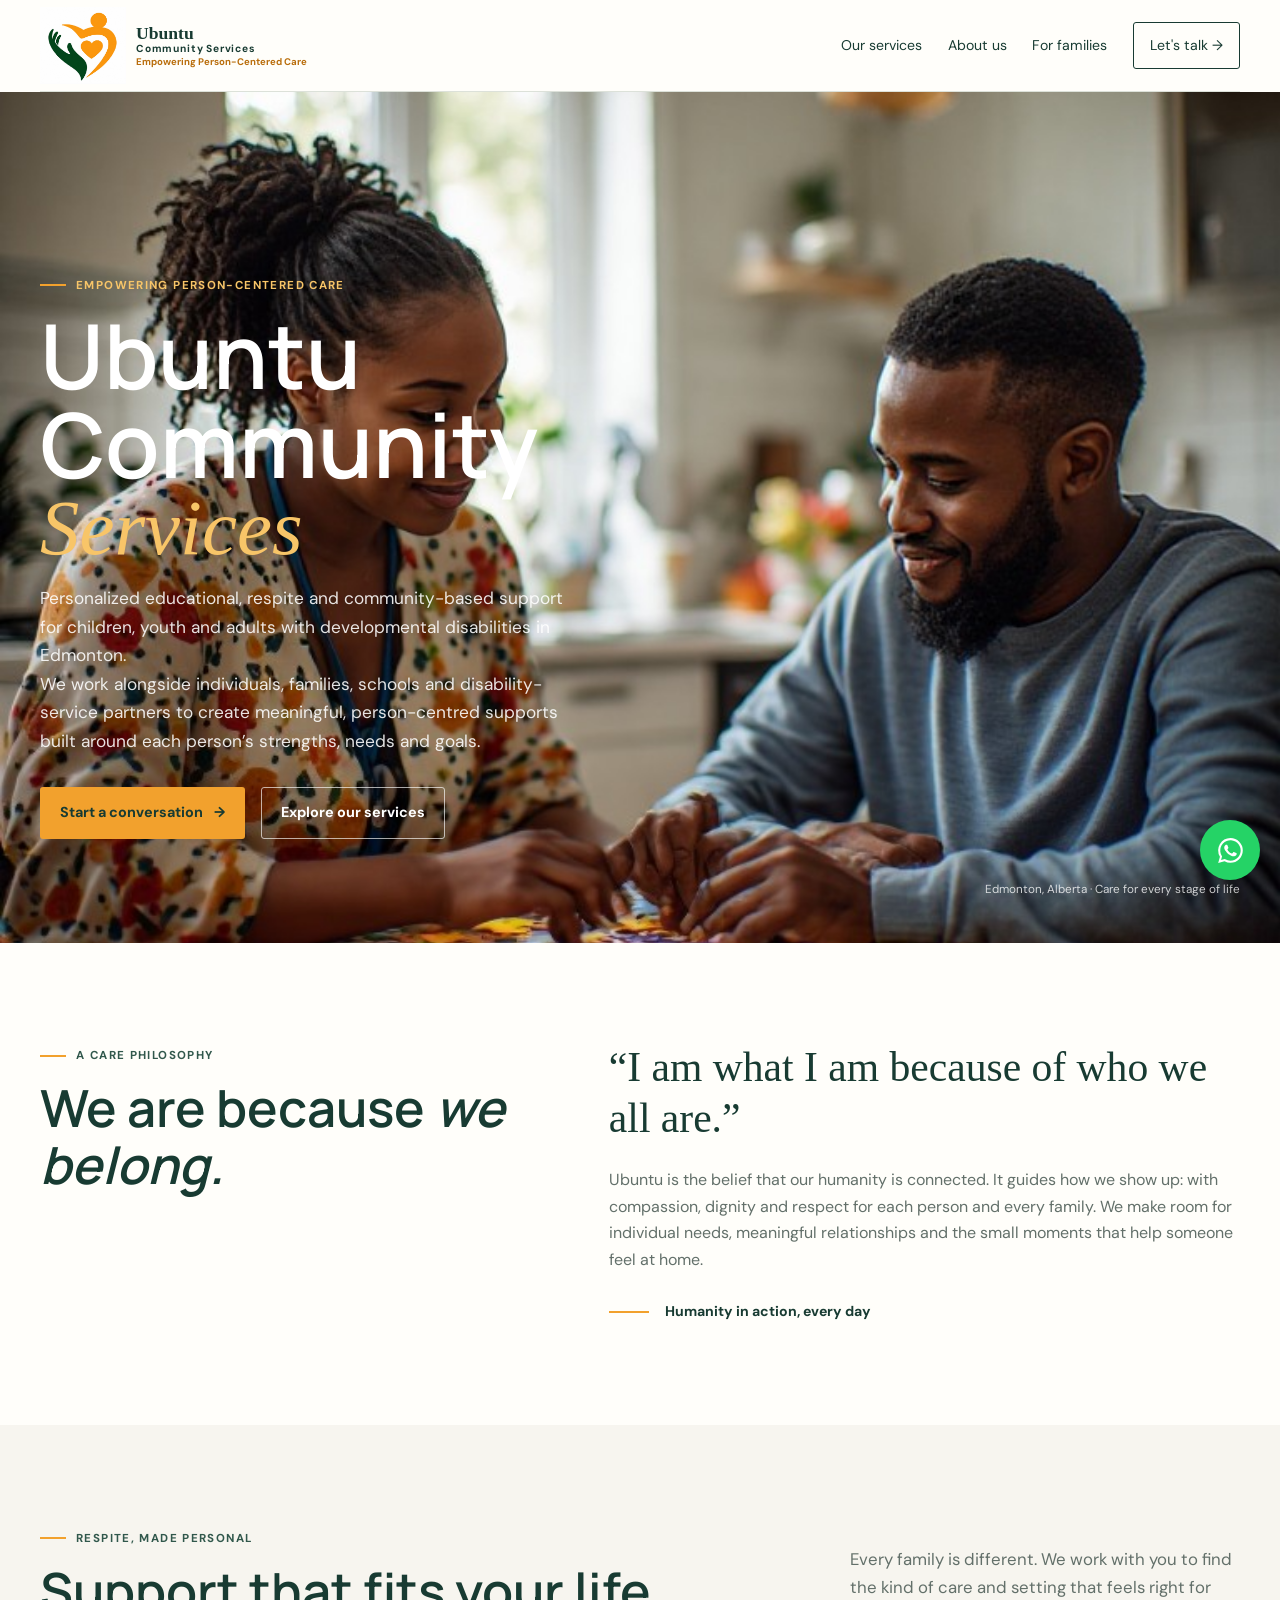
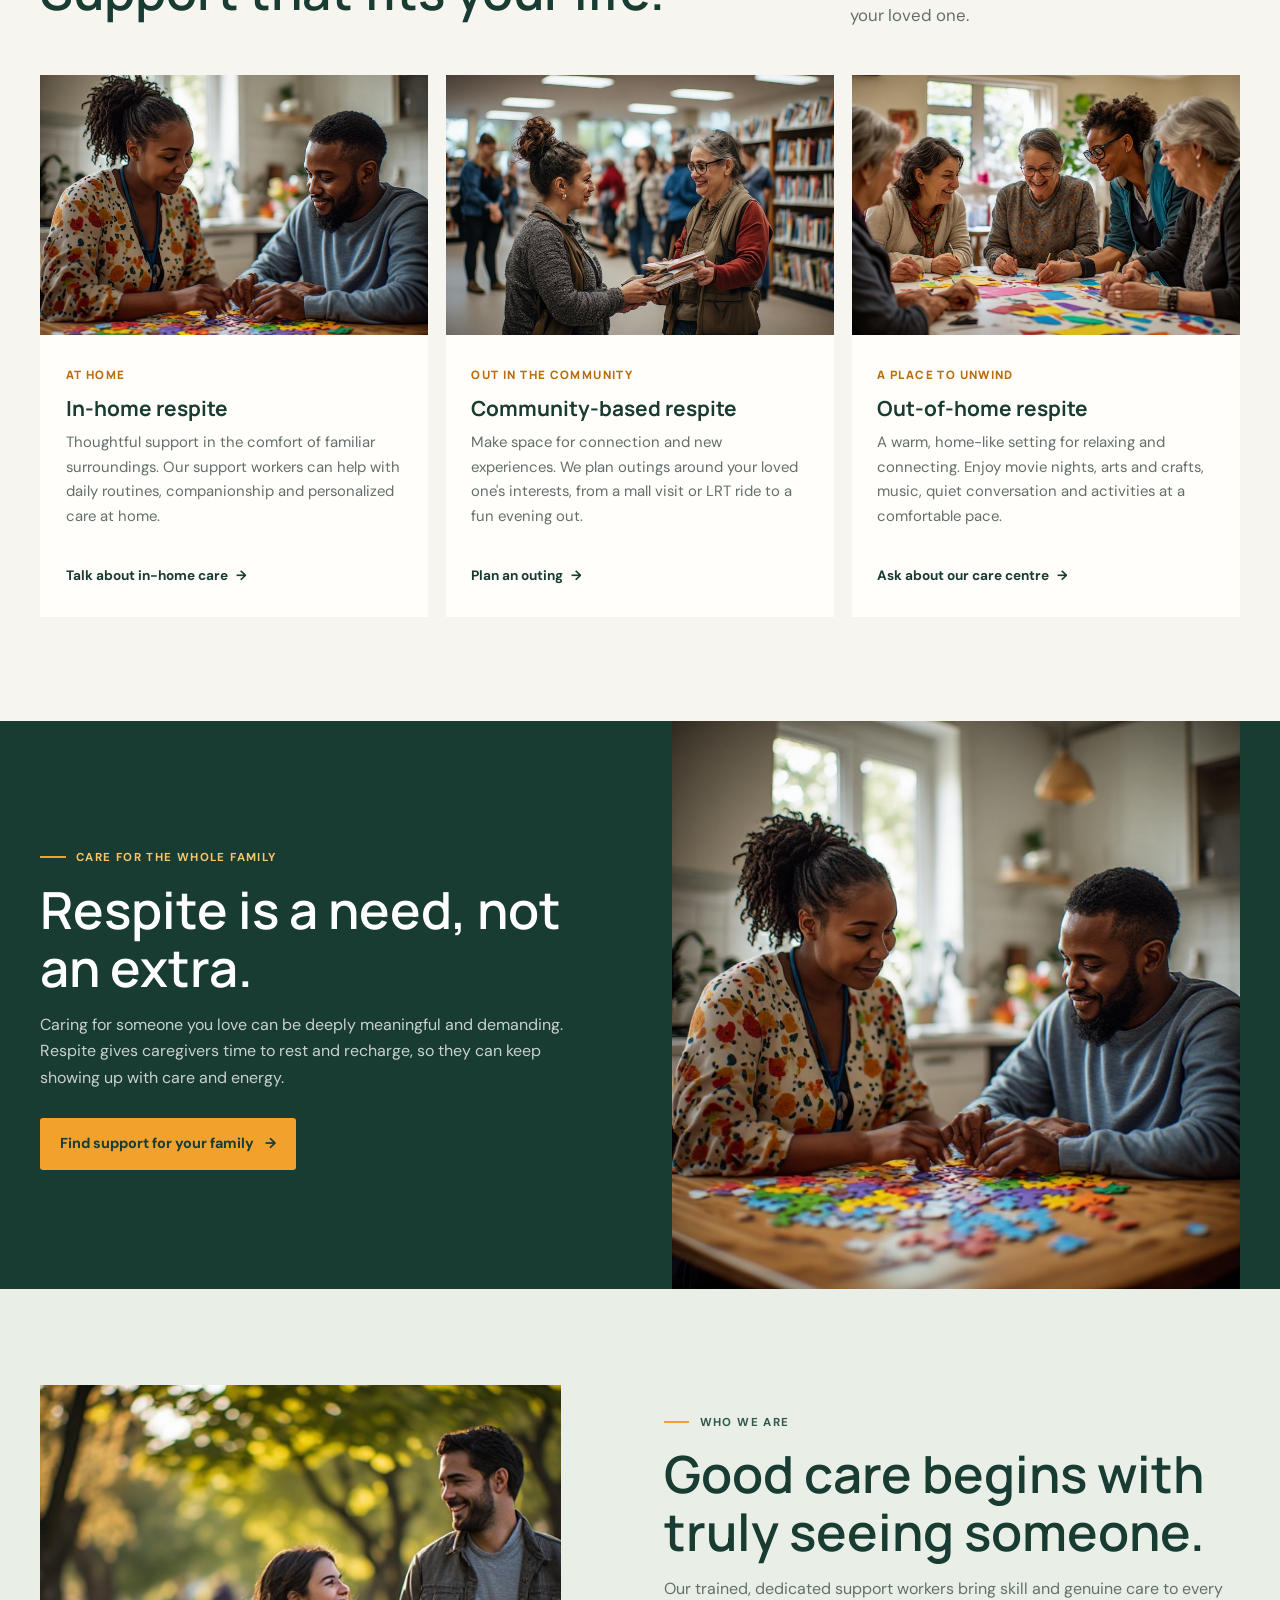
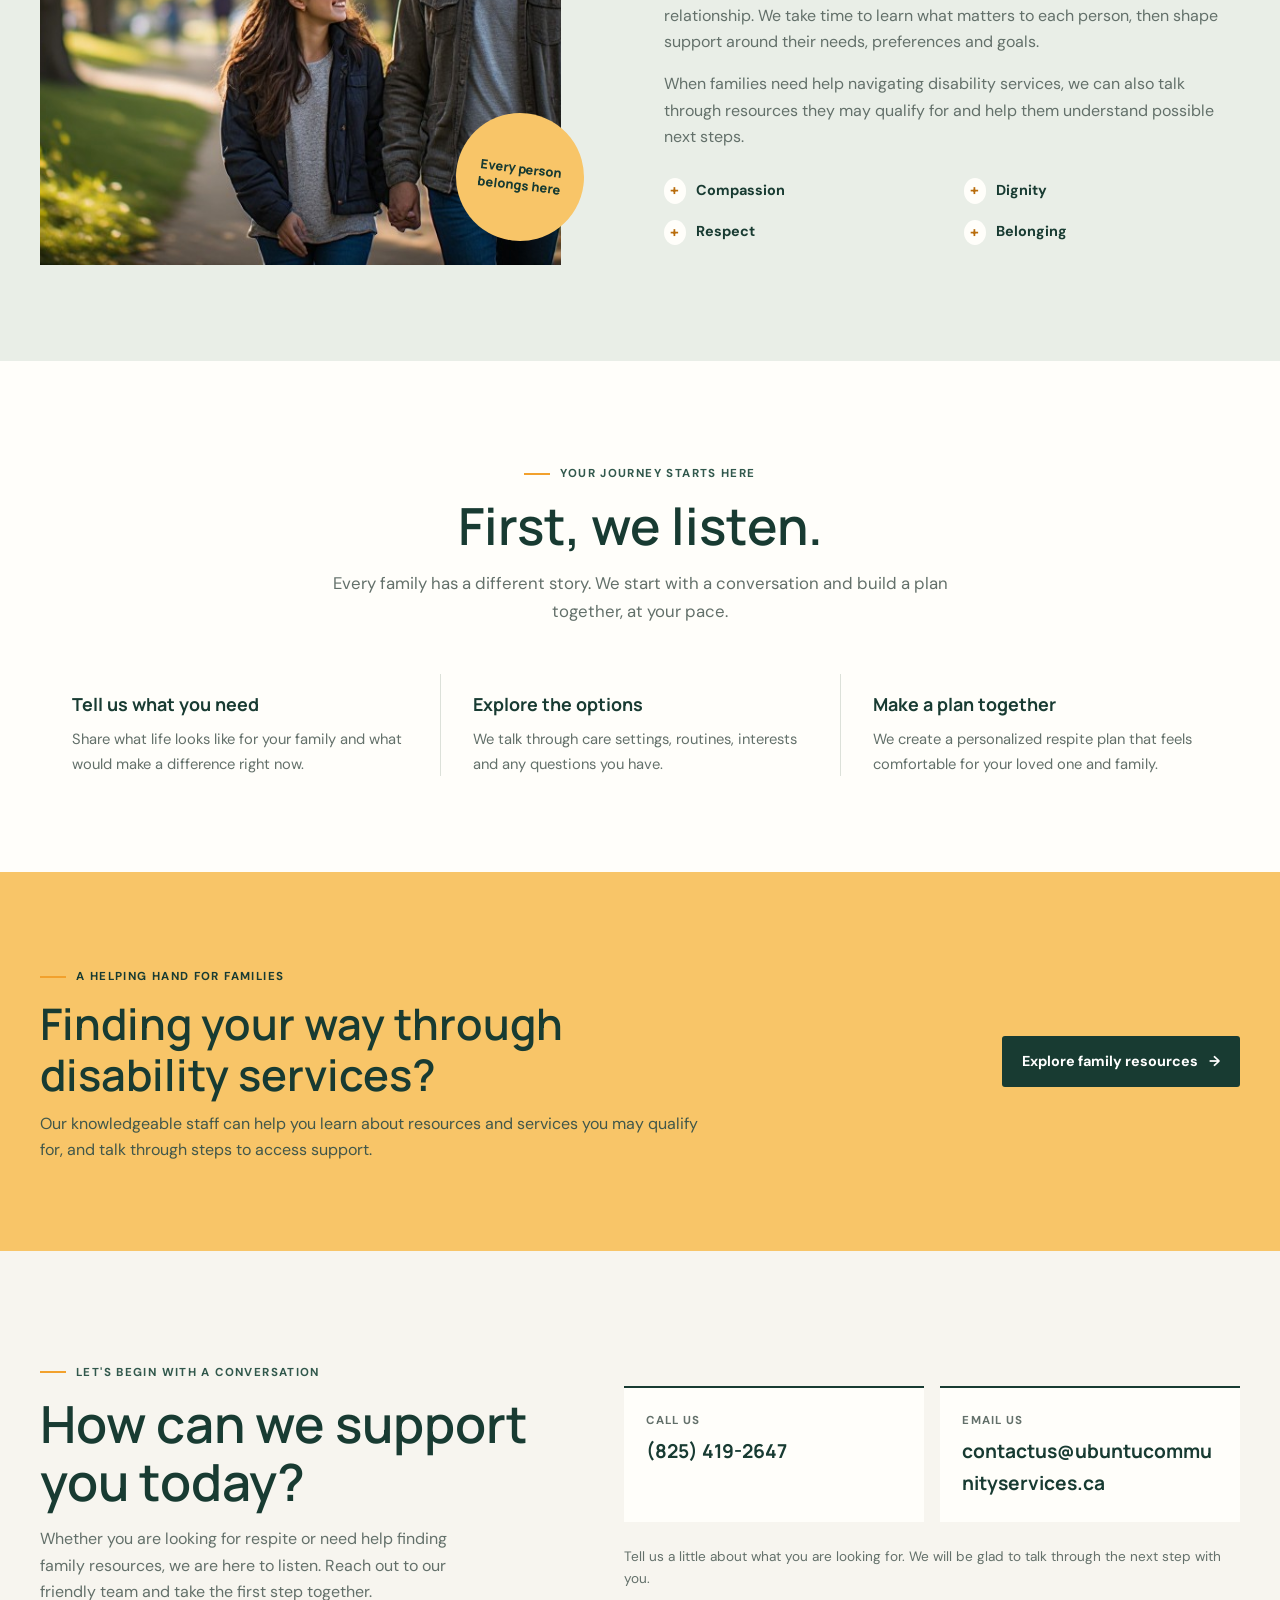
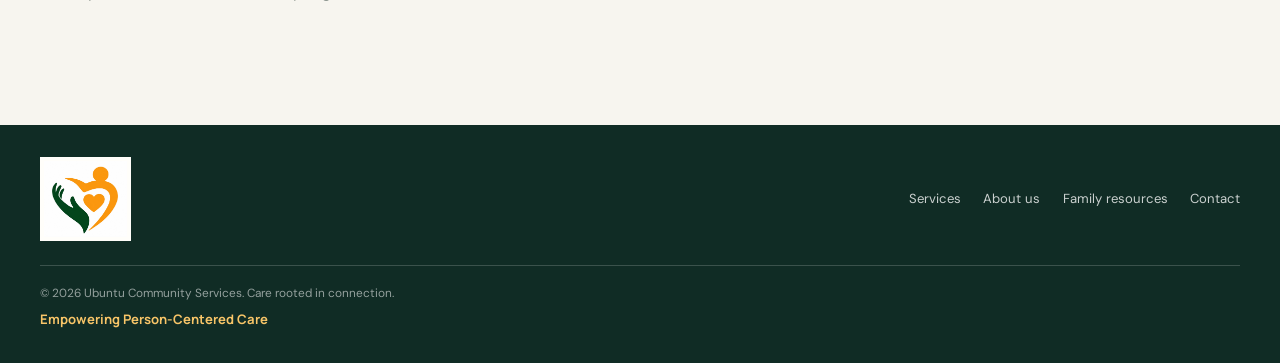
<file: index.html>
<!doctype html>
<html lang="en">
<head>
  <meta charset="utf-8">
  <meta name="viewport" content="width=device-width, initial-scale=1">
  <meta name="theme-color" content="#183b32">
  <meta name="description" content="Compassionate, personalized respite care for people with developmental disabilities and the families who support them. Edmonton, Alberta.">
  <title>Ubuntu Community Services | Humanity in Action</title>
  <link rel="preconnect" href="https://fonts.googleapis.com">
  <link rel="preconnect" href="https://fonts.gstatic.com" crossorigin>
  <link href="https://fonts.googleapis.com/css2?family=DM+Sans:wght@400;500;600;700&family=Manrope:wght@400;500;600;700;800&display=swap" rel="stylesheet">
  <style>
    :root {
      color-scheme: light;
      --forest: #183b32;
      --forest-soft: #31584c;
      --paper: #f7f5ef;
      --white: #fffefa;
      --ink: #202b26;
      --muted: #63706a;
      --line: #dce1d9;
      --coral: #f2a12d;
      --coral-dark: #b96d0b;
      --lime: #f8c568;
      --serif: Georgia, 'Times New Roman', serif;
      --sans: 'DM Sans', sans-serif;
      --display: 'Manrope', sans-serif;
    }

    *, *::before, *::after { box-sizing: border-box; }
    html { scroll-behavior: smooth; scroll-padding-top: 6rem; }
    body { margin: 0; background: var(--paper); color: var(--ink); font-family: var(--sans); font-size: 16px; line-height: 1.65; }
    img { display: block; width: 100%; }
    a { color: inherit; }
    button, a { -webkit-tap-highlight-color: transparent; }
    button { font: inherit; }
    :focus-visible { outline: 3px solid var(--coral); outline-offset: 4px; }
    .skip-link { position: fixed; z-index: 20; top: 1rem; left: 1rem; padding: .7rem 1rem; transform: translateY(-160%); background: var(--white); color: var(--forest); }
    .skip-link:focus { transform: translateY(0); }
    .wrap { width: min(1200px, calc(100% - 3rem)); margin-inline: auto; }
    .eyebrow { display: inline-flex; align-items: center; gap: .65rem; color: var(--forest-soft); font-size: .72rem; font-weight: 700; letter-spacing: .12em; text-transform: uppercase; }
    .eyebrow::before { width: 1.6rem; height: 2px; background: var(--coral); content: ''; }
    .section-title { max-width: 760px; margin: .85rem 0 1rem; color: var(--forest); font-family: var(--display); font-size: clamp(2rem, 4vw, 3.35rem); font-weight: 600; line-height: 1.12; }
    .section-intro { max-width: 640px; margin: 0; color: var(--muted); font-size: 1.05rem; }

    .site-header { position: relative; z-index: 5; background: var(--white); color: var(--forest); }
    .header-inner { display: flex; min-height: 92px; align-items: center; justify-content: space-between; gap: 2rem; border-bottom: 1px solid var(--line); }
    .brand { display: inline-flex; flex: 0 0 auto; align-items: center; gap: .65rem; color: var(--forest); text-decoration: none; }
    .brand-logo { display: block; width: auto; height: 78px; max-width: 180px; object-fit: contain; }
    .brand-copy { display: grid; gap: .1rem; line-height: 1.05; }
    .brand-copy strong { color: var(--forest); font-family: var(--serif); font-size: 1.1rem; }
    .brand-services { color: var(--forest); font-size: .64rem; font-weight: 700; letter-spacing: .08em; }
    .brand-copy small { color: var(--coral-dark); font-size: .6rem; font-weight: 700; white-space: nowrap; }
    .nav { display: flex; align-items: center; gap: clamp(1rem, 2vw, 2rem); }
    .nav a { color: var(--forest); font-size: .88rem; text-decoration: none; transition: color .2s ease; }
    .nav a:hover { color: var(--coral-dark); }
    .nav .nav-cta { padding: .68rem 1rem; border: 1px solid var(--forest); border-radius: 3px; color: var(--forest); }
    .nav .nav-cta:hover { border-color: var(--coral-dark); color: var(--coral-dark); }
    .menu-toggle { display: none; width: 44px; height: 44px; border: 1px solid var(--forest); border-radius: 3px; background: transparent; color: var(--forest); cursor: pointer; }

    .hero { position: relative; display: flex; min-height: 720px; min-height: min(820px, 100svh); align-items: flex-end; overflow: hidden; background: var(--forest); color: white; }
    .hero::before { position: absolute; inset: 0; background: linear-gradient(90deg, rgb(17 43 35 / 82%) 0%, rgb(17 43 35 / 53%) 48%, rgb(17 43 35 / 12%) 100%), linear-gradient(0deg, rgb(17 43 35 / 38%), transparent 55%); content: ''; }
    .hero-image { position: absolute; inset: 0; width: 100%; height: 100%; object-fit: cover; object-position: center 38%; }
    .hero-content { position: relative; z-index: 1; width: min(1200px, calc(100% - 3rem)); margin: 0 auto; padding: 11rem 0 6.5rem; }
    .hero .eyebrow { color: var(--lime); }
    .hero h1 { max-width: 790px; margin: 1.05rem 0 1.1rem; font-family: var(--display); font-size: clamp(3.2rem, 7vw, 6.5rem); font-weight: 600; line-height: .99; }
    .hero h1 span { display: block; color: var(--lime); font-family: var(--serif); font-size: .88em; font-weight: 400; font-style: italic; }
    .hero-copy { max-width: 525px; margin: 0; color: rgb(255 255 255 / 88%); font-size: 1.08rem; }
    .hero-actions { display: flex; flex-wrap: wrap; align-items: center; gap: 1rem; margin-top: 2rem; }
    .button { display: inline-flex; min-height: 50px; align-items: center; justify-content: center; gap: .65rem; padding: .8rem 1.2rem; border: 1px solid transparent; border-radius: 3px; font-size: .9rem; font-weight: 700; text-decoration: none; transition: background .2s ease, color .2s ease, border-color .2s ease, transform .2s ease; }
    .button:hover { transform: translateY(-2px); }
    .button-primary { background: var(--coral); color: var(--forest); }
    .button-primary:hover { background: var(--coral-dark); }
    .button-outline { border-color: rgb(255 255 255 / 65%); color: white; }
    .button-outline:hover { border-color: var(--lime); color: var(--lime); }
    .button-dark { background: var(--forest); color: white; }
    .button-dark:hover { background: var(--forest-soft); }
    .hero-note { position: absolute; right: max(1.5rem, calc((100vw - 1200px) / 2)); bottom: 2rem; z-index: 1; color: rgb(255 255 255 / 78%); font-size: .73rem; }

    .belief { padding: 6rem 0 5.5rem; background: var(--white); }
    .belief-grid { display: grid; grid-template-columns: .85fr 1.15fr; align-items: start; gap: clamp(3rem, 8vw, 8rem); }
    .belief-quote { margin: .2rem 0 0; color: var(--forest); font-family: var(--serif); font-size: clamp(1.8rem, 3.25vw, 3rem); line-height: 1.24; }
    .belief-quote em { color: var(--coral-dark); font-weight: 400; }
    .belief-copy { margin: 1.4rem 0 0; color: var(--muted); }
    .belief-copy strong { color: var(--forest); }
    .belief-aside { display: flex; align-items: center; gap: 1rem; margin-top: 1.7rem; color: var(--forest); font-size: .88rem; font-weight: 700; }
    .belief-aside::before { width: 2.5rem; height: 2px; background: var(--coral); content: ''; }

    .services { padding: 6rem 0 6.5rem; }
    .services-heading { display: flex; align-items: end; justify-content: space-between; gap: 2rem; margin-bottom: 2.5rem; }
    .services-heading .section-intro { max-width: 390px; padding-bottom: .35rem; }
    .service-grid { display: grid; grid-template-columns: repeat(3, 1fr); gap: 1.1rem; }
    .service { overflow: hidden; background: var(--white); }
    .service-image { height: 260px; object-fit: cover; }
    .service-content { padding: 1.65rem 1.6rem 1.8rem; }
    .service-number { color: var(--coral-dark); font-family: var(--display); font-size: .72rem; font-weight: 800; letter-spacing: .12em; }
    .service h3 { margin: .45rem 0 .6rem; color: var(--forest); font-family: var(--display); font-size: 1.3rem; line-height: 1.25; }
    .service p { min-height: 7.2rem; margin: 0; color: var(--muted); font-size: .93rem; }
    .service-link { display: inline-flex; align-items: center; gap: .5rem; margin-top: 1.2rem; color: var(--forest); font-size: .85rem; font-weight: 700; text-decoration: none; }
    .service-link:hover { color: var(--coral-dark); }

    .caregiver-band { position: relative; overflow: hidden; background: var(--forest); color: white; }
    .caregiver-grid { display: grid; min-height: 380px; grid-template-columns: 1fr 1fr; align-items: center; gap: 4rem; }
    .caregiver-copy { padding: 4rem 0; }
    .caregiver-copy .eyebrow { color: var(--lime); }
    .caregiver-copy h2 { max-width: 560px; margin: .9rem 0 1rem; font-family: var(--display); font-size: clamp(2rem, 4vw, 3.2rem); font-weight: 600; line-height: 1.12; }
    .caregiver-copy p { max-width: 525px; color: rgb(255 255 255 / 77%); }
    .caregiver-copy .button { margin-top: .7rem; }
    .caregiver-image { height: 100%; min-height: 380px; object-fit: cover; object-position: center; }

    .approach { padding: 6rem 0; background: #e9eee7; }
    .approach-grid { display: grid; grid-template-columns: .95fr 1.05fr; align-items: center; gap: clamp(3rem, 8vw, 7rem); }
    .approach-image-wrap { position: relative; min-height: 480px; }
    .approach-image { position: absolute; inset: 0; height: 100%; object-fit: cover; }
    .approach-stamp { position: absolute; right: -1.4rem; bottom: 1.5rem; display: grid; width: 128px; aspect-ratio: 1; place-items: center; border-radius: 50%; background: var(--lime); color: var(--forest); text-align: center; font-family: var(--display); font-size: .8rem; font-weight: 800; line-height: 1.35; transform: rotate(7deg); }
    .approach-copy > p { color: var(--muted); }
    .values-list { display: grid; grid-template-columns: 1fr 1fr; gap: 1rem 1.5rem; margin: 1.75rem 0 0; padding: 0; list-style: none; }
    .values-list li { display: flex; align-items: center; gap: .65rem; color: var(--forest); font-size: .9rem; font-weight: 700; }
    .values-list li::before { display: grid; width: 22px; aspect-ratio: 1; flex: 0 0 22px; place-items: center; border-radius: 50%; background: var(--white); color: var(--coral-dark); content: '+'; font-size: .95rem; }

    .journey { padding: 6rem 0; background: var(--white); }
    .journey-heading { max-width: 660px; margin: 0 auto 3rem; text-align: center; }
    .journey-heading .eyebrow { justify-content: center; }
    .journey-heading .section-title, .journey-heading .section-intro { margin-inline: auto; }
    .steps { display: grid; grid-template-columns: repeat(3, 1fr); }
    .step { padding: 0 2rem; border-left: 1px solid var(--line); }
    .step:first-child { border-left: 0; }
    .step-number { display: grid; width: 42px; aspect-ratio: 1; place-items: center; border-radius: 50%; background: var(--lime); color: var(--forest); font-family: var(--display); font-size: .85rem; font-weight: 800; }
    .step h3 { margin: 1rem 0 .5rem; color: var(--forest); font-family: var(--display); font-size: 1.12rem; }
    .step p { margin: 0; color: var(--muted); font-size: .92rem; }

    .resources { padding: 5.5rem 0; background: var(--lime); }
    .resources-inner { display: grid; grid-template-columns: 1fr auto; align-items: center; gap: 3rem; }
    .resources .eyebrow { color: var(--forest); }
    .resources h2 { max-width: 670px; margin: .8rem 0 .65rem; color: var(--forest); font-family: var(--display); font-size: clamp(1.9rem, 3.4vw, 2.8rem); font-weight: 600; line-height: 1.16; }
    .resources p { max-width: 680px; margin: 0; color: #41574a; }
    .resources .button { white-space: nowrap; background: var(--forest); color: white; }
    .resources .button:hover { background: var(--forest-soft); }

    .contact { padding: 6.5rem 0; background: var(--paper); }
    .contact-grid { display: grid; grid-template-columns: .9fr 1.1fr; gap: 5rem; }
    .contact-copy p { max-width: 430px; color: var(--muted); }
    .contact-copy .section-title { max-width: 530px; }
    .contact-details { display: grid; grid-template-columns: 1fr 1fr; gap: 1rem; align-content: center; }
    .contact-item { padding: 1.4rem; border-top: 2px solid var(--forest); background: var(--white); }
    .contact-item span { display: block; margin-bottom: .4rem; color: var(--muted); font-size: .72rem; font-weight: 700; letter-spacing: .1em; text-transform: uppercase; }
    .contact-item a { color: var(--forest); font-family: var(--display); font-size: clamp(1rem, 2vw, 1.2rem); font-weight: 700; text-decoration: none; overflow-wrap: anywhere; }
    .contact-item a:hover { color: var(--coral-dark); }
    .contact-note { grid-column: 1 / -1; margin: .5rem 0 0; color: var(--muted); font-size: .85rem; }

    .whatsapp-float { position: fixed; right: max(1.25rem, env(safe-area-inset-right)); bottom: max(1.25rem, env(safe-area-inset-bottom)); z-index: 10; display: grid; width: 60px; aspect-ratio: 1; place-items: center; border-radius: 50%; background: #25d366; color: #fff; box-shadow: 0 4px 16px rgb(0 0 0 / 22%); transition: transform .2s ease, background .2s ease; }
    .whatsapp-float:hover { transform: translateY(-3px); background: #1fb85a; }
    .whatsapp-float svg { width: 31px; height: 31px; }

    .footer { padding: 2rem 0; background: #102c25; color: rgb(255 255 255 / 78%); }
    .footer-inner { display: flex; align-items: center; justify-content: space-between; gap: 2rem; }
    .footer .brand-logo { height: 84px; max-width: 150px; padding: 4px; background: var(--white); object-fit: contain; }
    .footer-links { display: flex; flex-wrap: wrap; gap: 1.4rem; }
    .footer-links a { color: rgb(255 255 255 / 78%); font-size: .82rem; text-decoration: none; }
    .footer-links a:hover { color: var(--lime); }
    .invite-code { color: rgb(255 255 255 / 60%); font-size: .78rem; }
    .invite-code strong { color: var(--lime); font-weight: 700; }
    .copyright { margin: 1.5rem 0 0; padding-top: 1.1rem; border-top: 1px solid rgb(255 255 255 / 18%); color: rgb(255 255 255 / 55%); font-size: .74rem; }
    .footer-slogan { margin: .35rem 0 0; color: var(--lime); font-family: var(--display); font-size: .82rem; font-weight: 700; }

    @media (max-width: 850px) {
      .header-inner { min-height: 76px; gap: .7rem; }
      .brand-logo { height: 56px; max-width: 64px; }
      .brand-copy { max-width: 145px; }
      .brand-copy strong { font-size: .9rem; }
      .brand-services { font-size: .56rem; }
      .brand-copy small { font-size: .52rem; }
      .menu-toggle { display: inline-grid; place-items: center; }
      .nav { position: absolute; top: 76px; right: 1.5rem; left: 1.5rem; display: none; align-items: stretch; gap: 0; padding: .5rem 1rem; background: var(--forest); box-shadow: 0 14px 25px rgb(0 0 0 / 20%); }
      .nav.is-open { display: flex; flex-direction: column; }
      .nav a { padding: .85rem .35rem; border-bottom: 1px solid rgb(255 255 255 / 14%); color: rgb(255 255 255 / 90%); }
      .nav .nav-cta { margin: .7rem 0; border-color: rgb(255 255 255 / 60%); color: var(--white); text-align: center; }
      .hero { min-height: 690px; min-height: min(780px, 92svh); }
      .hero::before { background: linear-gradient(90deg, rgb(17 43 35 / 78%) 0%, rgb(17 43 35 / 40%) 100%), linear-gradient(0deg, rgb(17 43 35 / 46%), transparent 68%); }
      .belief-grid, .approach-grid, .contact-grid { grid-template-columns: 1fr; gap: 2.5rem; }
      .belief { padding: 4.5rem 0; }
      .service-image { height: 210px; }
      .service-content { padding: 1.25rem; }
      .service p { min-height: 9rem; }
      .caregiver-grid { gap: 2.5rem; }
      .approach-image-wrap { min-height: 420px; margin-right: 1rem; }
      .resources-inner { grid-template-columns: 1fr; gap: 1.5rem; }
      .resources .button { justify-self: start; }
      .contact-grid { gap: 1.2rem; }
    }
    @media (max-width: 620px) {
      .wrap, .hero-content { width: min(100% - 2rem, 1200px); }
      .hero { min-height: 700px; min-height: min(760px, 92svh); }
      .hero-image { object-position: 58% center; }
      .hero-content { padding: 9rem 0 6.5rem; }
      .hero h1 { font-size: clamp(3.1rem, 15vw, 5rem); }
      .hero-copy { max-width: 420px; font-size: 1rem; }
      .hero-note { right: 1rem; bottom: 1rem; max-width: 45%; text-align: right; }
      .services, .approach, .journey, .contact { padding: 4.5rem 0; }
      .services-heading { display: block; margin-bottom: 1.75rem; }
      .services-heading .section-intro { margin-top: .75rem; }
      .service-grid { grid-template-columns: 1fr; gap: 1rem; }
      .service { display: grid; grid-template-columns: 38% 1fr; }
      .service-image { height: 100%; min-height: 250px; }
      .service-content { padding: 1.15rem; }
      .service p { min-height: 0; font-size: .88rem; }
      .service-link { margin-top: .8rem; }
      .caregiver-grid { grid-template-columns: 1fr; gap: 0; }
      .caregiver-copy { padding: 4rem 0 2.5rem; }
      .caregiver-image { min-height: 260px; max-height: 340px; }
      .approach-image-wrap { min-height: 340px; }
      .approach-stamp { right: -.65rem; width: 104px; font-size: .7rem; }
      .values-list { gap: .85rem; }
      .steps { grid-template-columns: 1fr; gap: 1.5rem; }
      .step { display: block; grid-template-columns: 42px 1fr; column-gap: 1rem; padding: 0; border: 0; }
      .step-number { grid-row: span 2; }
      .step h3 { margin: .1rem 0 .3rem; }
      .step p { grid-column: 2; }
      .journey-heading { margin-bottom: 2rem; text-align: left; }
      .journey-heading .eyebrow { justify-content: flex-start; }
      .journey-heading .section-title, .journey-heading .section-intro { margin-inline: 0; }
      .resources { padding: 4rem 0; }
      .contact-details { grid-template-columns: 1fr; }
      .contact-note { grid-column: auto; }
      .footer-inner { align-items: flex-start; flex-direction: column; gap: 1.25rem; }
      .footer-links { gap: .8rem 1.1rem; }
    }
    @media (max-width: 390px) {
      .service { grid-template-columns: 1fr; }
      .service-image { height: 190px; min-height: 0; }
      .hero-actions { align-items: stretch; flex-direction: column; }
      .hero-actions .button { width: 100%; }
    }
    @media (prefers-reduced-motion: reduce) {
      *, *::before, *::after { scroll-behavior: auto !important; animation-duration: .01ms !important; animation-iteration-count: 1 !important; transition-duration: .01ms !important; }
    }
  </style>
</head>
<body>
  <a class="skip-link" href="#main">Skip to content</a>
  <header class="site-header">
    <div class="wrap header-inner">
      <a class="brand" href="#top" aria-label="Ubuntu Community Services home">
        <img class="brand-logo" src="logologo.jpeg" alt="">
        <span class="brand-copy"><strong>Ubuntu</strong><span class="brand-services">Community Services</span><small>Empowering Person-Centered Care</small></span>
      </a>
      <button class="menu-toggle" type="button" aria-expanded="false" aria-controls="primary-nav" aria-label="Open navigation menu">
        <svg width="20" height="20" viewBox="0 0 20 20" fill="none" aria-hidden="true"><path d="M3 5h14M3 10h14M3 15h14" stroke="currentColor" stroke-width="1.7" stroke-linecap="round"/></svg>
      </button>
      <nav class="nav" id="primary-nav" aria-label="Main navigation">
        <a href="services.html">Our services</a>
        <a href="about.html">About us</a>
        <a href="families.html">For families</a>
        <a class="nav-cta" href="contact.html">Let's talk <span aria-hidden="true">&rarr;</span></a>
      </nav>
    </div>
  </header>

  <main id="main">
    <section class="hero" id="top" aria-labelledby="hero-title">
      <img class="hero-image" src="images/ai-home.jpg" alt="A support worker and an adult working on a puzzle together at home" fetchpriority="high">
      <div class="hero-content">
        <span class="eyebrow">Empowering Person-Centered Care</span>
        <h1 id="hero-title">Ubuntu Community <span>Services</span></h1>
        <p class="hero-copy">Personalized educational, respite and community-based support for children, youth and adults with developmental disabilities in Edmonton.</p>
        <p class="hero-copy">We work alongside individuals, families, schools and disability-service partners to create meaningful, person-centred supports built around each person’s strengths, needs and goals.</p>
        <div class="hero-actions">
          <a class="button button-primary" href="contact.html">Start a conversation <span aria-hidden="true">&rarr;</span></a>
          <a class="button button-outline" href="services.html">Explore our services</a>
        </div>
      </div>
      <p class="hero-note">Edmonton, Alberta &middot; Care for every stage of life</p>
    </section>

    <section class="belief" aria-labelledby="belief-title">
      <div class="wrap belief-grid">
        <div>
          <span class="eyebrow">A care philosophy</span>
          <h2 class="section-title" id="belief-title">We are because <em>we belong.</em></h2>
        </div>
        <div>
          <p class="belief-quote">“I am what I am because of who we all are.”</p>
          <p class="belief-copy">Ubuntu is the belief that our humanity is connected. It guides how we show up: with compassion, dignity and respect for each person and every family. We make room for individual needs, meaningful relationships and the small moments that help someone feel at home.</p>
          <p class="belief-aside">Humanity in action, every day</p>
        </div>
      </div>
    </section>

    <section class="services" id="services" aria-labelledby="services-title">
      <div class="wrap">
        <div class="services-heading">
          <div>
            <span class="eyebrow">Respite, made personal</span>
            <h2 class="section-title" id="services-title">Support that fits your life.</h2>
          </div>
          <p class="section-intro">Every family is different. We work with you to find the kind of care and setting that feels right for your loved one.</p>
        </div>
        <div class="service-grid">
          <article class="service">
            <img class="service-image" src="images/ai-home.jpg" alt="A support worker and an adult working on a puzzle together at home" loading="lazy">
            <div class="service-content">
              <span class="service-number">AT HOME</span>
              <h3>In-home respite</h3>
              <p>Thoughtful support in the comfort of familiar surroundings. Our support workers can help with daily routines, companionship and personalized care at home.</p>
              <a class="service-link" href="contact.html">Talk about in-home care <span aria-hidden="true">&rarr;</span></a>
            </div>
          </article>
          <article class="service">
            <img class="service-image" src="images/ai-community-1.jpg" alt="A support worker and an adult sharing a community outing at a library" loading="lazy">
            <div class="service-content">
              <span class="service-number">OUT IN THE COMMUNITY</span>
              <h3>Community-based respite</h3>
              <p>Make space for connection and new experiences. We plan outings around your loved one's interests, from a mall visit or LRT ride to a fun evening out.</p>
              <a class="service-link" href="contact.html">Plan an outing <span aria-hidden="true">&rarr;</span></a>
            </div>
          </article>
          <article class="service">
            <img class="service-image" src="images/ai-centre-1.jpg" alt="Adults and support workers taking part in an art activity together" loading="lazy">
            <div class="service-content">
              <span class="service-number">A PLACE TO UNWIND</span>
              <h3>Out-of-home respite</h3>
              <p>A warm, home-like setting for relaxing and connecting. Enjoy movie nights, arts and crafts, music, quiet conversation and activities at a comfortable pace.</p>
              <a class="service-link" href="contact.html">Ask about our care centre <span aria-hidden="true">&rarr;</span></a>
            </div>
          </article>
        </div>
      </div>
    </section>

    <section class="caregiver-band" aria-labelledby="caregiver-title">
      <div class="wrap caregiver-grid">
        <div class="caregiver-copy">
          <span class="eyebrow">Care for the whole family</span>
          <h2 id="caregiver-title">Respite is a need, not an extra.</h2>
          <p>Caring for someone you love can be deeply meaningful and demanding. Respite gives caregivers time to rest and recharge, so they can keep showing up with care and energy.</p>
          <a class="button button-primary" href="families.html">Find support for your family <span aria-hidden="true">&rarr;</span></a>
        </div>
        <img class="caregiver-image" src="images/ai-home.jpg" alt="A support worker and an adult working on a puzzle together at home" loading="lazy">
      </div>
    </section>

    <section class="approach" id="approach" aria-labelledby="approach-title">
      <div class="wrap approach-grid">
        <div class="approach-image-wrap">
          <img class="approach-image" src="images/ai-family-1.jpg" alt="A caregiver and an adult family member walking together in a park" loading="lazy">
          <div class="approach-stamp" aria-hidden="true">Every person<br>belongs here</div>
        </div>
        <div class="approach-copy">
          <span class="eyebrow">Who we are</span>
          <h2 class="section-title" id="approach-title">Good care begins with truly seeing someone.</h2>
          <p>Our trained, dedicated support workers bring skill and genuine care to every relationship. We take time to learn what matters to each person, then shape support around their needs, preferences and goals.</p>
          <p>When families need help navigating disability services, we can also talk through resources they may qualify for and help them understand possible next steps.</p>
          <ul class="values-list">
            <li>Compassion</li>
            <li>Dignity</li>
            <li>Respect</li>
            <li>Belonging</li>
          </ul>
        </div>
      </div>
    </section>

    <section class="journey" aria-labelledby="journey-title">
      <div class="wrap">
        <div class="journey-heading">
          <span class="eyebrow">Your journey starts here</span>
          <h2 class="section-title" id="journey-title">First, we listen.</h2>
          <p class="section-intro">Every family has a different story. We start with a conversation and build a plan together, at your pace.</p>
        </div>
        <div class="steps">
          <article class="step">
            <h3>Tell us what you need</h3>
            <p>Share what life looks like for your family and what would make a difference right now.</p>
          </article>
          <article class="step">
            <h3>Explore the options</h3>
            <p>We talk through care settings, routines, interests and any questions you have.</p>
          </article>
          <article class="step">
            <h3>Make a plan together</h3>
            <p>We create a personalized respite plan that feels comfortable for your loved one and family.</p>
          </article>
        </div>
      </div>
    </section>

    <section class="resources" id="families" aria-labelledby="resources-title">
      <div class="wrap resources-inner">
        <div>
          <span class="eyebrow">A helping hand for families</span>
          <h2 id="resources-title">Finding your way through disability services?</h2>
          <p>Our knowledgeable staff can help you learn about resources and services you may qualify for, and talk through steps to access support.</p>
        </div>
        <a class="button" href="families.html">Explore family resources <span aria-hidden="true">&rarr;</span></a>
      </div>
    </section>

    <section class="contact" id="contact" aria-labelledby="contact-title">
      <div class="wrap contact-grid">
        <div class="contact-copy">
          <span class="eyebrow">Let's begin with a conversation</span>
          <h2 class="section-title" id="contact-title">How can we support you today?</h2>
          <p>Whether you are looking for respite or need help finding family resources, we are here to listen. Reach out to our friendly team and take the first step together.</p>
        </div>
        <div class="contact-details">
          <div class="contact-item">
            <span>Call us</span>
            <a href="tel:+18254192647">(825) 419-2647</a>
          </div>
          <div class="contact-item">
            <span>Email us</span>
            <a href="mailto:contactus@ubuntucommunityservices.ca">contactus@ubuntucommunityservices.ca</a>
          </div>
          <p class="contact-note">Tell us a little about what you are looking for. We will be glad to talk through the next step with you.</p>
        </div>
      </div>
    </section>
  </main>

  <footer class="footer">
    <div class="wrap">
      <div class="footer-inner">
        <a class="brand" href="index.html" aria-label="Ubuntu Community Services home">
          <img class="brand-logo" src="logologo.jpeg" alt="">
        </a>
        <nav class="footer-links" aria-label="Footer navigation">
          <a href="services.html">Services</a>
          <a href="about.html">About us</a>
          <a href="families.html">Family resources</a>
          <a href="contact.html">Contact</a>
          
        </nav>
      </div>
      <p class="copyright">&copy; <span data-current-year>2026</span> Ubuntu Community Services. Care rooted in connection.</p>
      <p class="footer-slogan">Empowering Person-Centered Care</p>
    </div>
  </footer>

  <a class="whatsapp-float" href="https://wa.me/18254192647" target="_blank" rel="noopener noreferrer" aria-label="Chat with Ubuntu Community Services on WhatsApp" title="Chat with us on WhatsApp">
    <svg viewBox="0 0 32 32" fill="currentColor" aria-hidden="true"><path d="M16.04 3.2A12.72 12.72 0 0 0 5.1 22.42L3.3 28.8l6.53-1.71a12.8 12.8 0 0 0 6.1 1.55h.01c7.03 0 12.75-5.72 12.76-12.75A12.68 12.68 0 0 0 16.04 3.2Zm-.1 23.28a10.6 10.6 0 0 1-5.4-1.48l-.39-.23-3.88 1.02 1.04-3.78-.25-.4a10.55 10.55 0 1 1 8.88 4.87Zm5.8-7.9c-.32-.16-1.88-.93-2.17-1.04-.29-.1-.5-.16-.71.16-.21.31-.82 1.04-1 1.25-.19.21-.37.24-.69.08-.32-.16-1.34-.49-2.55-1.57-.94-.84-1.57-1.88-1.75-2.2-.18-.31-.02-.48.14-.64.14-.14.32-.37.48-.56.16-.18.21-.31.32-.53.1-.21.05-.4-.03-.56-.08-.16-.71-1.71-.98-2.35-.26-.62-.52-.53-.71-.54l-.61-.01c-.21 0-.56.08-.85.4-.29.32-1.11 1.09-1.11 2.64s1.14 3.06 1.3 3.27c.16.21 2.24 3.42 5.43 4.8.76.33 1.35.53 1.81.68.76.24 1.45.21 2 .13.61-.09 1.88-.77 2.14-1.52.26-.74.26-1.38.19-1.52-.08-.13-.29-.21-.61-.37Z"/></svg>
  </a>

  <script src="site.js" defer></script>
</body>
</html>
</file>
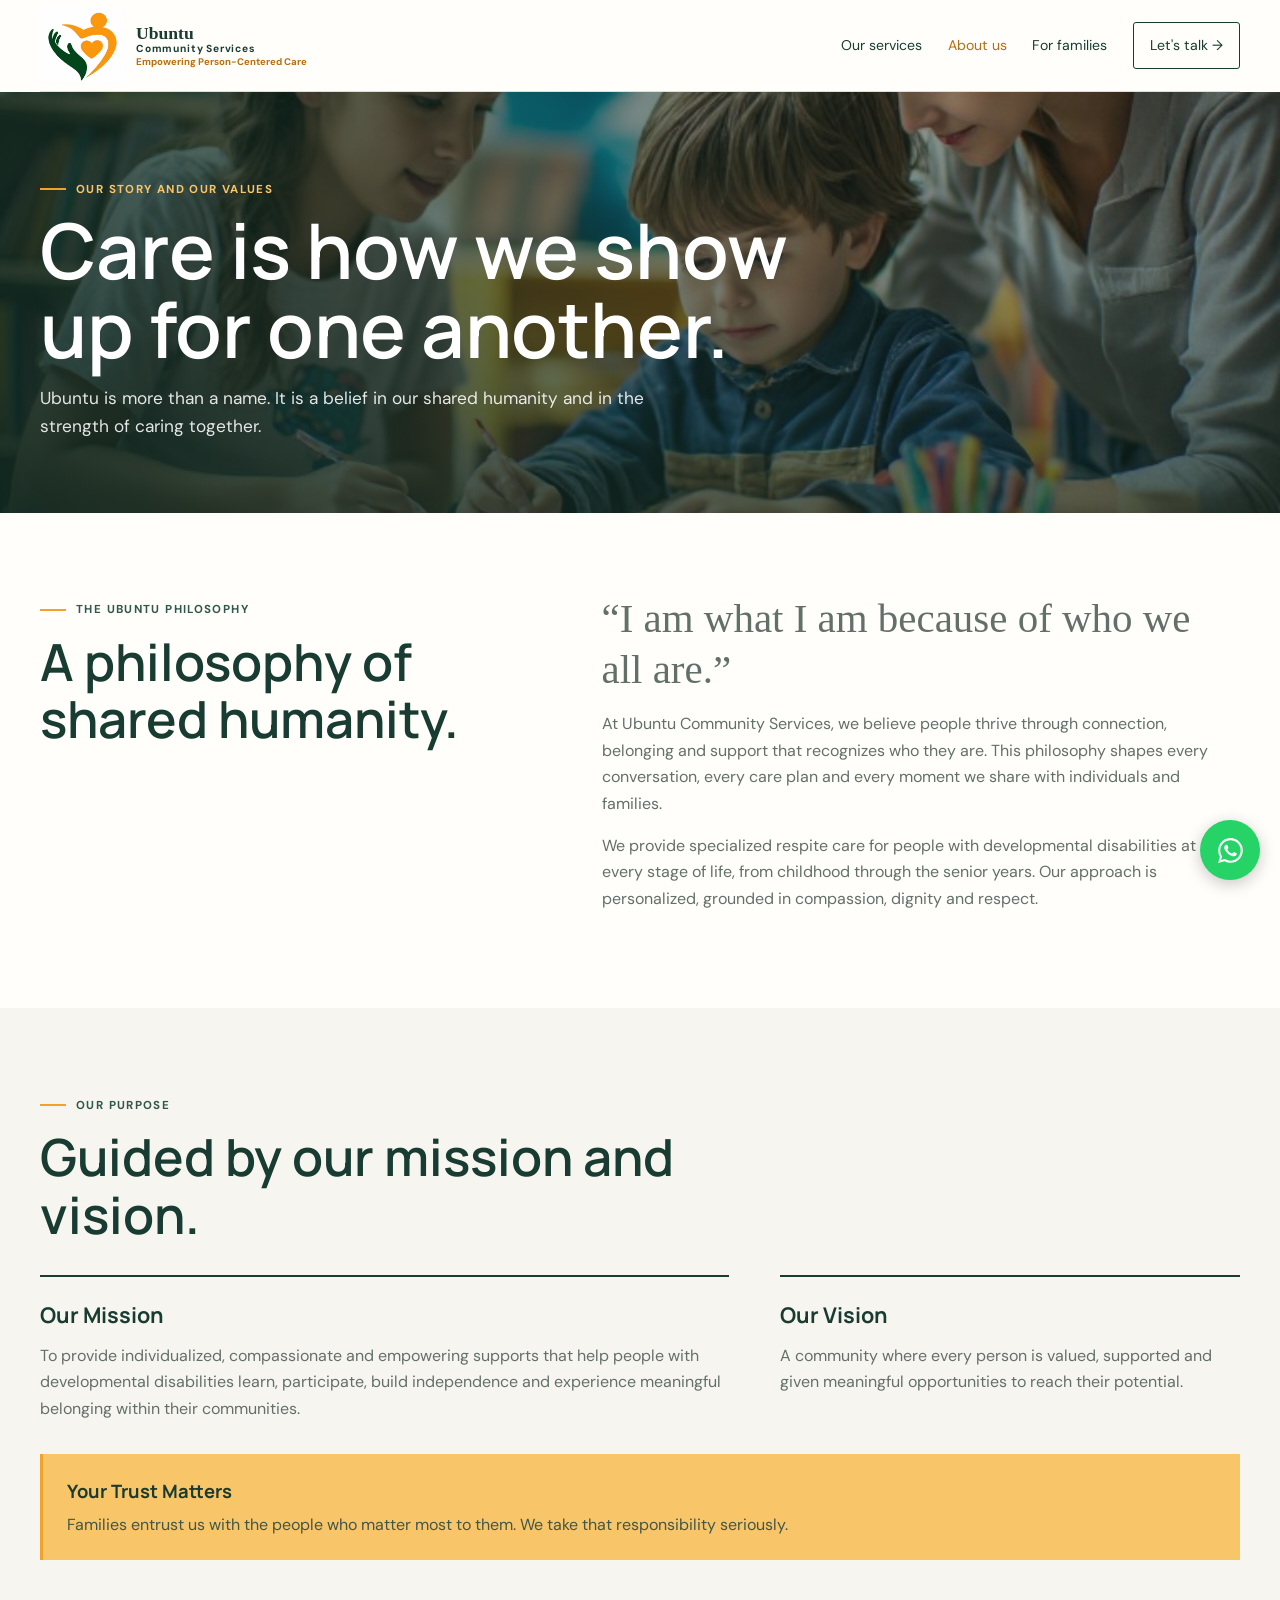
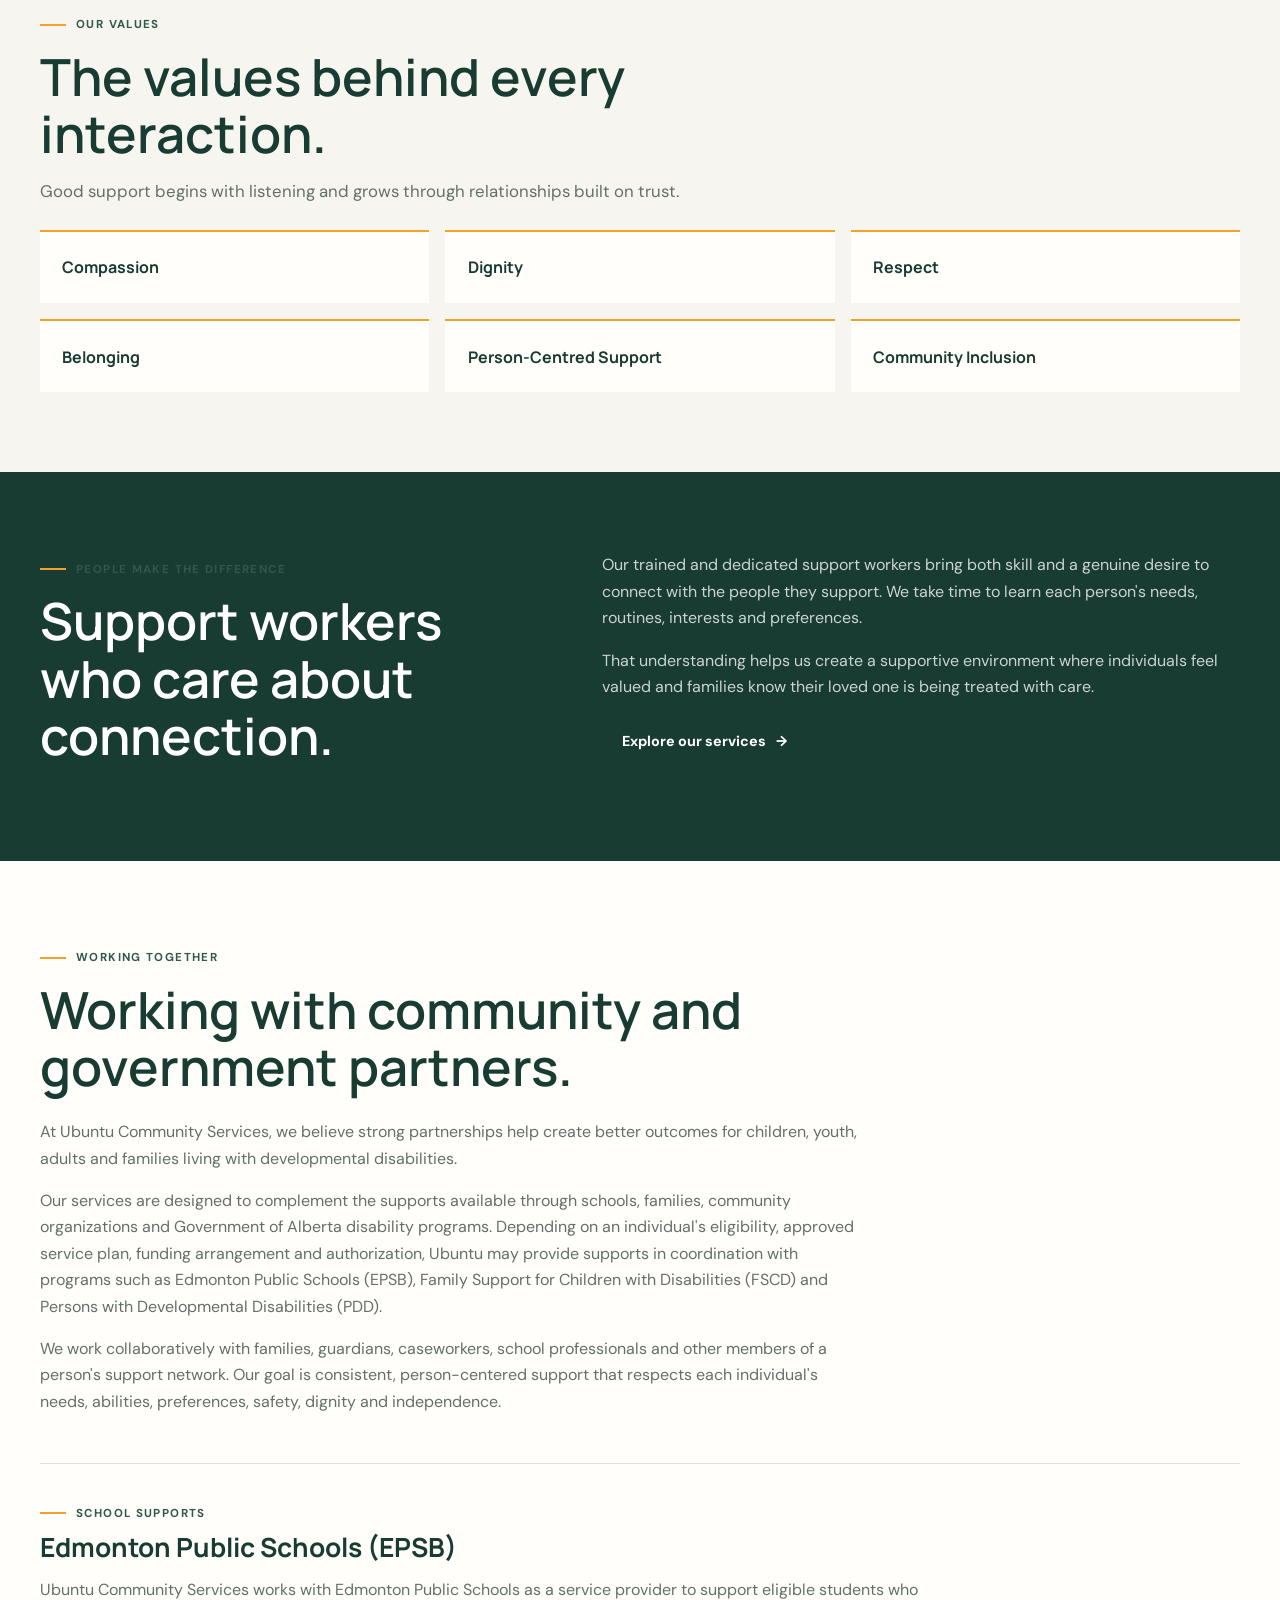
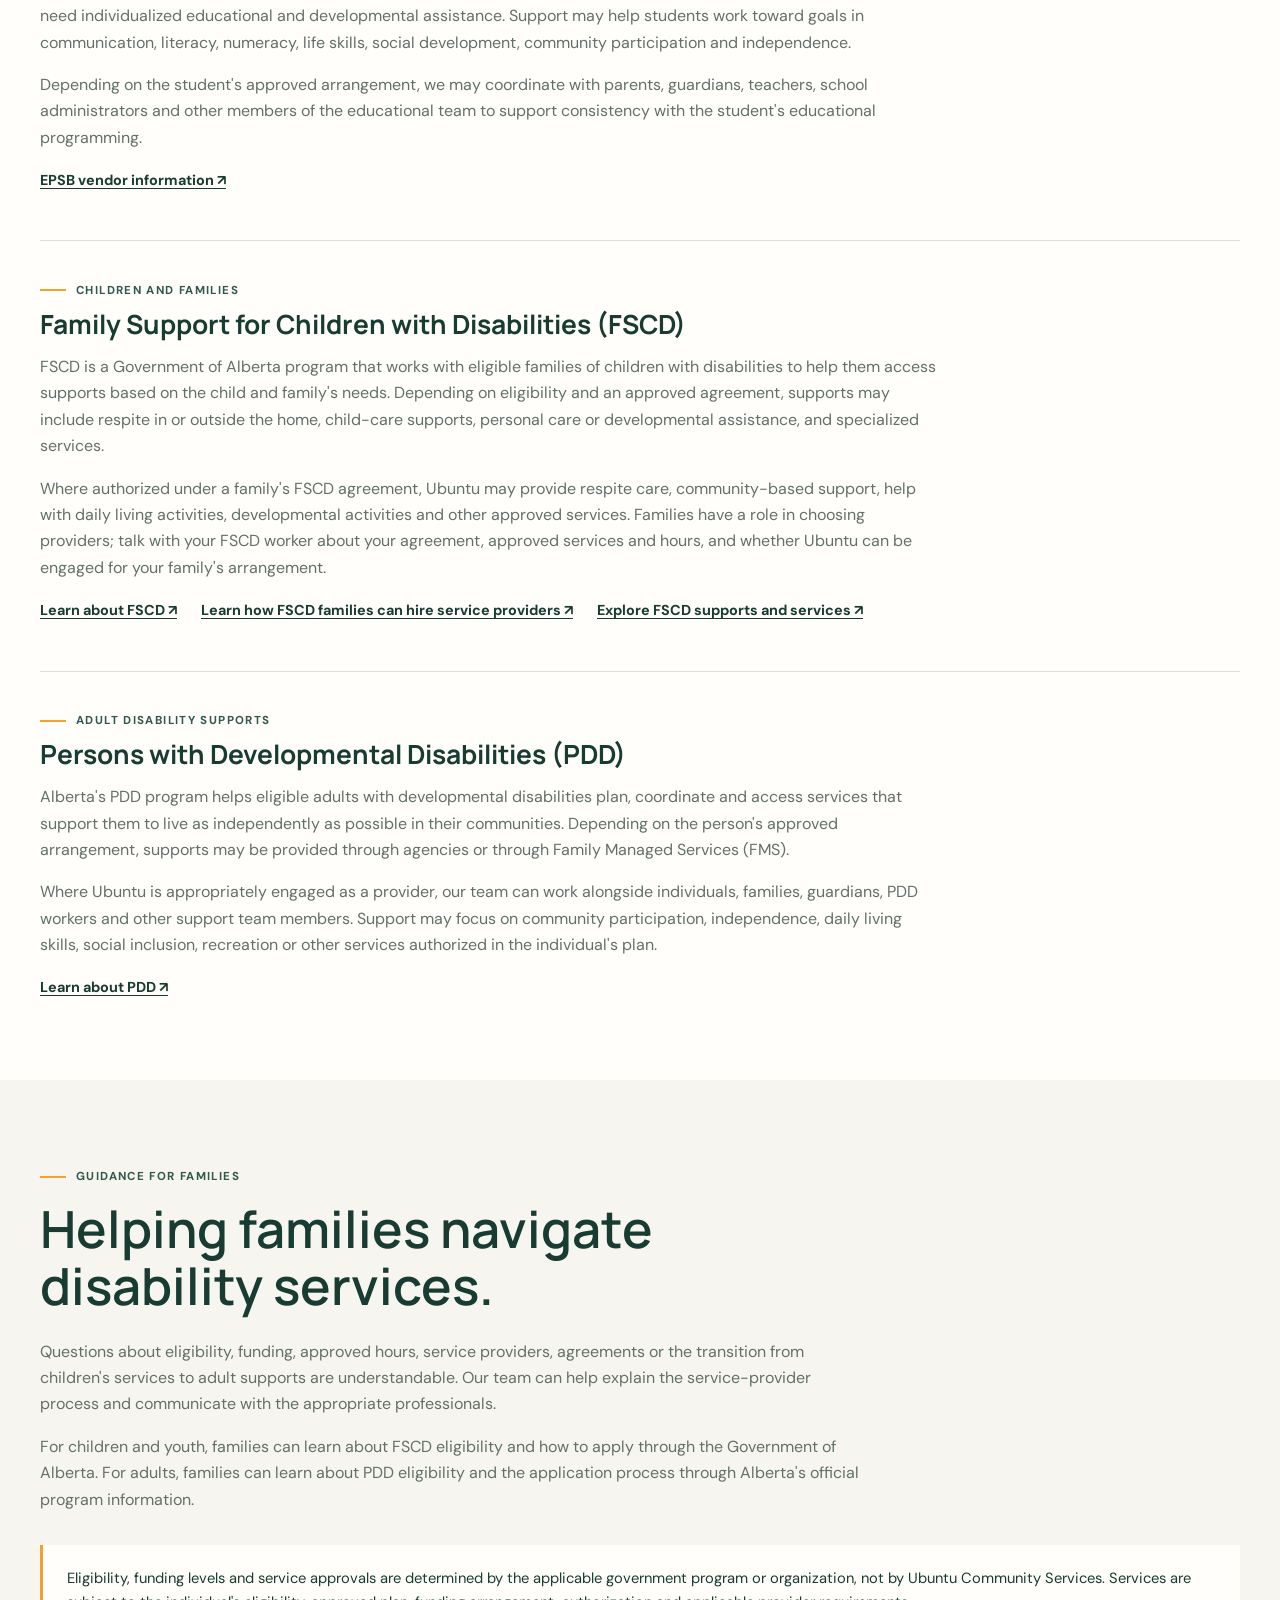
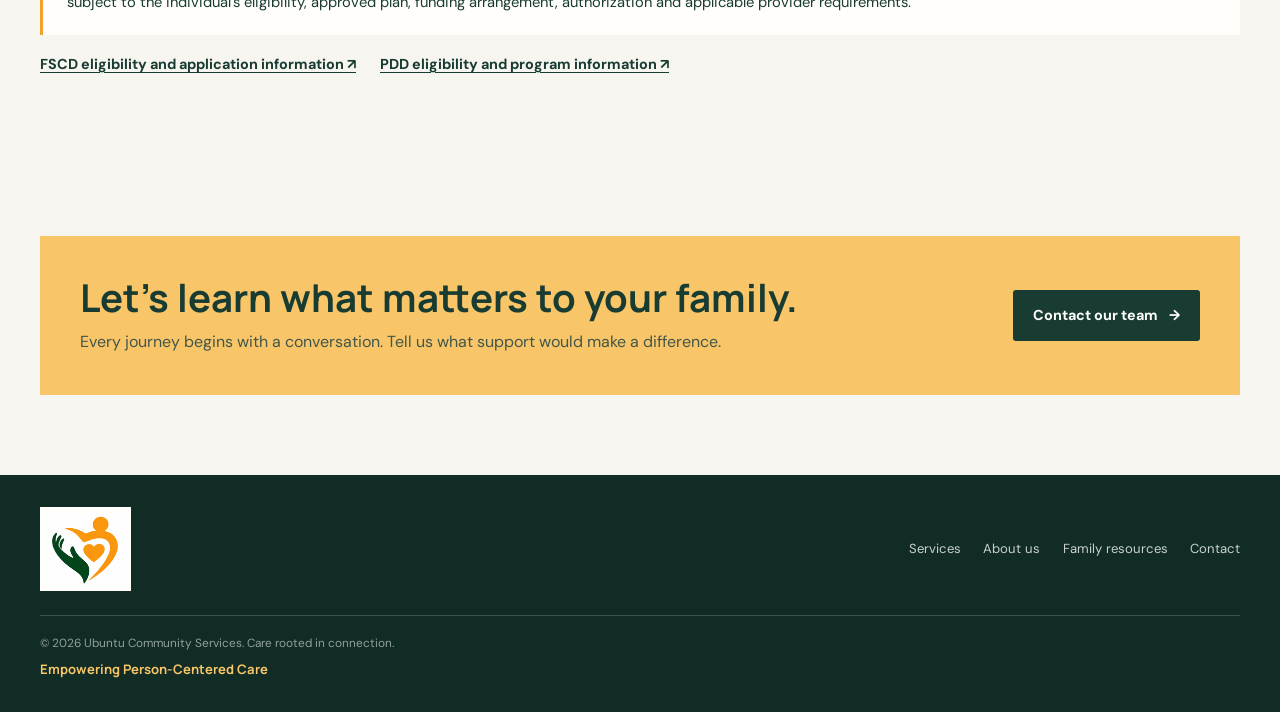
<file: about.html>
<!doctype html>
<html lang="en">
<head>
  <meta charset="utf-8">
  <meta name="viewport" content="width=device-width, initial-scale=1">
  <meta name="theme-color" content="#183b32">
  <meta name="description" content="Learn about Ubuntu Community Services and our person-centered approach to respite care in Edmonton.">
  <title>About Us | Ubuntu Community Services</title>
  <link rel="preconnect" href="https://fonts.googleapis.com">
  <link rel="preconnect" href="https://fonts.gstatic.com" crossorigin>
  <link href="https://fonts.googleapis.com/css2?family=DM+Sans:wght@400;500;600;700&family=Manrope:wght@400;500;600;700;800&display=swap" rel="stylesheet">
  <link rel="stylesheet" href="pages.css?v=3">
</head>
<body>
  <a class="skip-link" href="#main">Skip to content</a>
  <header class="site-header"><div class="wrap header-inner">
    <a class="brand" href="index.html" aria-label="Ubuntu Community Services home"><img class="brand-logo" src="logologo.jpeg" alt=""><span class="brand-copy"><strong>Ubuntu</strong><span class="brand-services">Community Services</span><small>Empowering Person-Centered Care</small></span></a>
    <button class="menu-toggle" type="button" aria-expanded="false" aria-controls="primary-nav" aria-label="Open navigation menu"><svg width="20" height="20" viewBox="0 0 20 20" fill="none" aria-hidden="true"><path d="M3 5h14M3 10h14M3 15h14" stroke="currentColor" stroke-width="1.7" stroke-linecap="round"/></svg></button>
    <nav class="nav" id="primary-nav" aria-label="Main navigation"><a href="services.html">Our services</a><a href="about.html" aria-current="page">About us</a><a href="families.html">For families</a><a class="nav-cta" href="contact.html">Let's talk <span aria-hidden="true">&rarr;</span></a></nav>
  </div></header>
  <main id="main">
    <section class="page-hero" aria-labelledby="page-title">
      <img class="page-hero-image" src="images/ai-learning-1.jpg" alt="A student and learning support worker working together on a classroom activity">
      <div class="page-hero-content"><span class="eyebrow">Our story and our values</span><h1 id="page-title">Care is how we show up for one another.</h1><p>Ubuntu is more than a name. It is a belief in our shared humanity and in the strength of caring together.</p></div>
    </section>
    <section class="page-section white"><div class="wrap text-split">
      <div><span class="eyebrow">The Ubuntu philosophy</span><h2 class="section-title">A philosophy of shared humanity.</h2></div>
      <div><p class="story-quote">“I am what I am because of who we all are.”</p><p>At Ubuntu Community Services, we believe people thrive through connection, belonging and support that recognizes who they are. This philosophy shapes every conversation, every care plan and every moment we share with individuals and families.</p><p>We provide specialized respite care for people with developmental disabilities at every stage of life, from childhood through the senior years. Our approach is personalized, grounded in compassion, dignity and respect.</p></div>
    </div></section>
    <section class="page-section"><div class="wrap">
      <span class="eyebrow">Our purpose</span>
      <h2 class="section-title">Guided by our mission and vision.</h2>
      <div class="mission-vision-grid">
        <article class="purpose-item"><h3>Our Mission</h3><p>To provide individualized, compassionate and empowering supports that help people with developmental disabilities learn, participate, build independence and experience meaningful belonging within their communities.</p></article>
        <article class="purpose-item"><h3>Our Vision</h3><p>A community where every person is valued, supported and given meaningful opportunities to reach their potential.</p></article>
      </div>
      <div class="trust-note"><h3>Your Trust Matters</h3><p>Families entrust us with the people who matter most to them. We take that responsibility seriously.</p></div>
      <div class="values-heading"><span class="eyebrow">Our Values</span><h2 class="section-title">The values behind every interaction.</h2><p class="section-intro">Good support begins with listening and grows through relationships built on trust.</p></div>
      <div class="value-grid"><div class="value-item">Compassion</div><div class="value-item">Dignity</div><div class="value-item">Respect</div><div class="value-item">Belonging</div><div class="value-item">Person-Centred Support</div><div class="value-item">Community Inclusion</div></div>
    </div></section>
    <section class="page-section green"><div class="wrap text-split"><div><span class="eyebrow">People make the difference</span><h2 class="section-title">Support workers who care about connection.</h2></div><div><p>Our trained and dedicated support workers bring both skill and a genuine desire to connect with the people they support. We take time to learn each person's needs, routines, interests and preferences.</p><p>That understanding helps us create a supportive environment where individuals feel valued and families know their loved one is being treated with care.</p><a class="button button-primary" href="services.html">Explore our services <span aria-hidden="true">&rarr;</span></a></div></div></section>
    <section class="page-section white" aria-labelledby="partners-title">
      <div class="wrap">
        <span class="eyebrow">Working together</span>
        <h2 class="section-title" id="partners-title">Working with community and government partners.</h2>
        <div class="partner-copy">
          <p>At Ubuntu Community Services, we believe strong partnerships help create better outcomes for children, youth, adults and families living with developmental disabilities.</p>
          <p>Our services are designed to complement the supports available through schools, families, community organizations and Government of Alberta disability programs. Depending on an individual's eligibility, approved service plan, funding arrangement and authorization, Ubuntu may provide supports in coordination with programs such as Edmonton Public Schools (EPSB), Family Support for Children with Disabilities (FSCD) and Persons with Developmental Disabilities (PDD).</p>
          <p>We work collaboratively with families, guardians, caseworkers, school professionals and other members of a person's support network. Our goal is consistent, person-centered support that respects each individual's needs, abilities, preferences, safety, dignity and independence.</p>
        </div>

        <article class="partner-section" aria-labelledby="epsb-title">
          <span class="eyebrow">School supports</span>
          <h3 id="epsb-title">Edmonton Public Schools (EPSB)</h3>
          <p>Ubuntu Community Services works with Edmonton Public Schools as a service provider to support eligible students who need individualized educational and developmental assistance. Support may help students work toward goals in communication, literacy, numeracy, life skills, social development, community participation and independence.</p>
          <p>Depending on the student's approved arrangement, we may coordinate with parents, guardians, teachers, school administrators and other members of the educational team to support consistency with the student's educational programming.</p>
          <div class="partner-links"><a href="https://www.epsb.ca/ourdistrict/vendors/" target="_blank" rel="noopener noreferrer">EPSB vendor information <span aria-hidden="true">&nearr;</span></a></div>
        </article>

        <article class="partner-section" aria-labelledby="fscd-title">
          <span class="eyebrow">Children and families</span>
          <h3 id="fscd-title">Family Support for Children with Disabilities (FSCD)</h3>
          <p>FSCD is a Government of Alberta program that works with eligible families of children with disabilities to help them access supports based on the child and family's needs. Depending on eligibility and an approved agreement, supports may include respite in or outside the home, child-care supports, personal care or developmental assistance, and specialized services.</p>
          <p>Where authorized under a family's FSCD agreement, Ubuntu may provide respite care, community-based support, help with daily living activities, developmental activities and other approved services. Families have a role in choosing providers; talk with your FSCD worker about your agreement, approved services and hours, and whether Ubuntu can be engaged for your family's arrangement.</p>
          <div class="partner-links"><a href="https://www.alberta.ca/fscd" target="_blank" rel="noopener noreferrer">Learn about FSCD <span aria-hidden="true">&nearr;</span></a><a href="https://www.alberta.ca/fscd-hire-service-providers" target="_blank" rel="noopener noreferrer">Learn how FSCD families can hire service providers <span aria-hidden="true">&nearr;</span></a><a href="https://www.alberta.ca/fscd-supports-and-services" target="_blank" rel="noopener noreferrer">Explore FSCD supports and services <span aria-hidden="true">&nearr;</span></a></div>
        </article>

        <article class="partner-section" aria-labelledby="pdd-title">
          <span class="eyebrow">Adult disability supports</span>
          <h3 id="pdd-title">Persons with Developmental Disabilities (PDD)</h3>
          <p>Alberta's PDD program helps eligible adults with developmental disabilities plan, coordinate and access services that support them to live as independently as possible in their communities. Depending on the person's approved arrangement, supports may be provided through agencies or through Family Managed Services (FMS).</p>
          <p>Where Ubuntu is appropriately engaged as a provider, our team can work alongside individuals, families, guardians, PDD workers and other support team members. Support may focus on community participation, independence, daily living skills, social inclusion, recreation or other services authorized in the individual's plan.</p>
          <div class="partner-links"><a href="https://www.alberta.ca/pdd" target="_blank" rel="noopener noreferrer">Learn about PDD <span aria-hidden="true">&nearr;</span></a></div>
        </article>
      </div>
    </section>

    <section class="page-section" aria-labelledby="navigation-help-title">
      <div class="wrap">
        <span class="eyebrow">Guidance for families</span>
        <h2 class="section-title" id="navigation-help-title">Helping families navigate disability services.</h2>
        <div class="partner-copy">
          <p>Questions about eligibility, funding, approved hours, service providers, agreements or the transition from children's services to adult supports are understandable. Our team can help explain the service-provider process and communicate with the appropriate professionals.</p>
          <p>For children and youth, families can learn about FSCD eligibility and how to apply through the Government of Alberta. For adults, families can learn about PDD eligibility and the application process through Alberta's official program information.</p>
        </div>
        <div class="partner-disclaimer">Eligibility, funding levels and service approvals are determined by the applicable government program or organization, not by Ubuntu Community Services. Services are subject to the individual's eligibility, approved plan, funding arrangement, authorization and applicable provider requirements.</div>
        <div class="partner-links"><a href="https://www.alberta.ca/fscd-eligibility" target="_blank" rel="noopener noreferrer">FSCD eligibility and application information <span aria-hidden="true">&nearr;</span></a><a href="https://www.alberta.ca/pdd" target="_blank" rel="noopener noreferrer">PDD eligibility and program information <span aria-hidden="true">&nearr;</span></a></div>
      </div>
    </section>

    <section class="page-section"><div class="wrap family-callout"><div><h2>Let's learn what matters to your family.</h2><p>Every journey begins with a conversation. Tell us what support would make a difference.</p></div><a class="button button-primary" href="contact.html">Contact our team <span aria-hidden="true">&rarr;</span></a></div></section>
  </main>
  <footer class="footer"><div class="wrap"><div class="footer-inner"><a class="brand" href="index.html" aria-label="Ubuntu Community Services home"><img class="brand-logo" src="logologo.jpeg" alt=""></a><nav class="footer-links" aria-label="Footer navigation"><a href="services.html">Services</a><a href="about.html">About us</a><a href="families.html">Family resources</a><a href="contact.html">Contact</a>
  </nav></div><p class="copyright">&copy; <span data-current-year>2026</span> Ubuntu Community Services. Care rooted in connection.</p><p class="footer-slogan">Empowering Person-Centered Care</p></div></footer>
  <a class="whatsapp-float" href="https://wa.me/18254192647" target="_blank" rel="noopener noreferrer" aria-label="Chat with Ubuntu Community Services on WhatsApp" title="Chat with us on WhatsApp"><svg viewBox="0 0 32 32" fill="currentColor" aria-hidden="true"><path d="M16.04 3.2A12.72 12.72 0 0 0 5.1 22.42L3.3 28.8l6.53-1.71a12.8 12.8 0 0 0 6.1 1.55h.01c7.03 0 12.75-5.72 12.76-12.75A12.68 12.68 0 0 0 16.04 3.2Zm-.1 23.28a10.6 10.6 0 0 1-5.4-1.48l-.39-.23-3.88 1.02 1.04-3.78-.25-.4a10.55 10.55 0 1 1 8.88 4.87Zm5.8-7.9c-.32-.16-1.88-.93-2.17-1.04-.29-.1-.5-.16-.71.16-.21.31-.82 1.04-1 1.25-.19.21-.37.24-.69.08-.32-.16-1.34-.49-2.55-1.57-.94-.84-1.57-1.88-1.75-2.2-.18-.31-.02-.48.14-.64.14-.14.32-.37.48-.56.16-.18.21-.31.32-.53.1-.21.05-.4-.03-.56-.08-.16-.71-1.71-.98-2.35-.26-.62-.52-.53-.71-.54l-.61-.01c-.21 0-.56.08-.85.4-.29.32-1.11 1.09-1.11 2.64s1.14 3.06 1.3 3.27c.16.21 2.24 3.42 5.43 4.8.76.33 1.35.53 1.81.68.76.24 1.45.21 2 .13.61-.09 1.88-.77 2.14-1.52.26-.74.26-1.38.19-1.52-.08-.13-.29-.21-.61-.37Z"/></svg></a>
  <script src="site.js" defer></script>
</body>
</html>
</file>
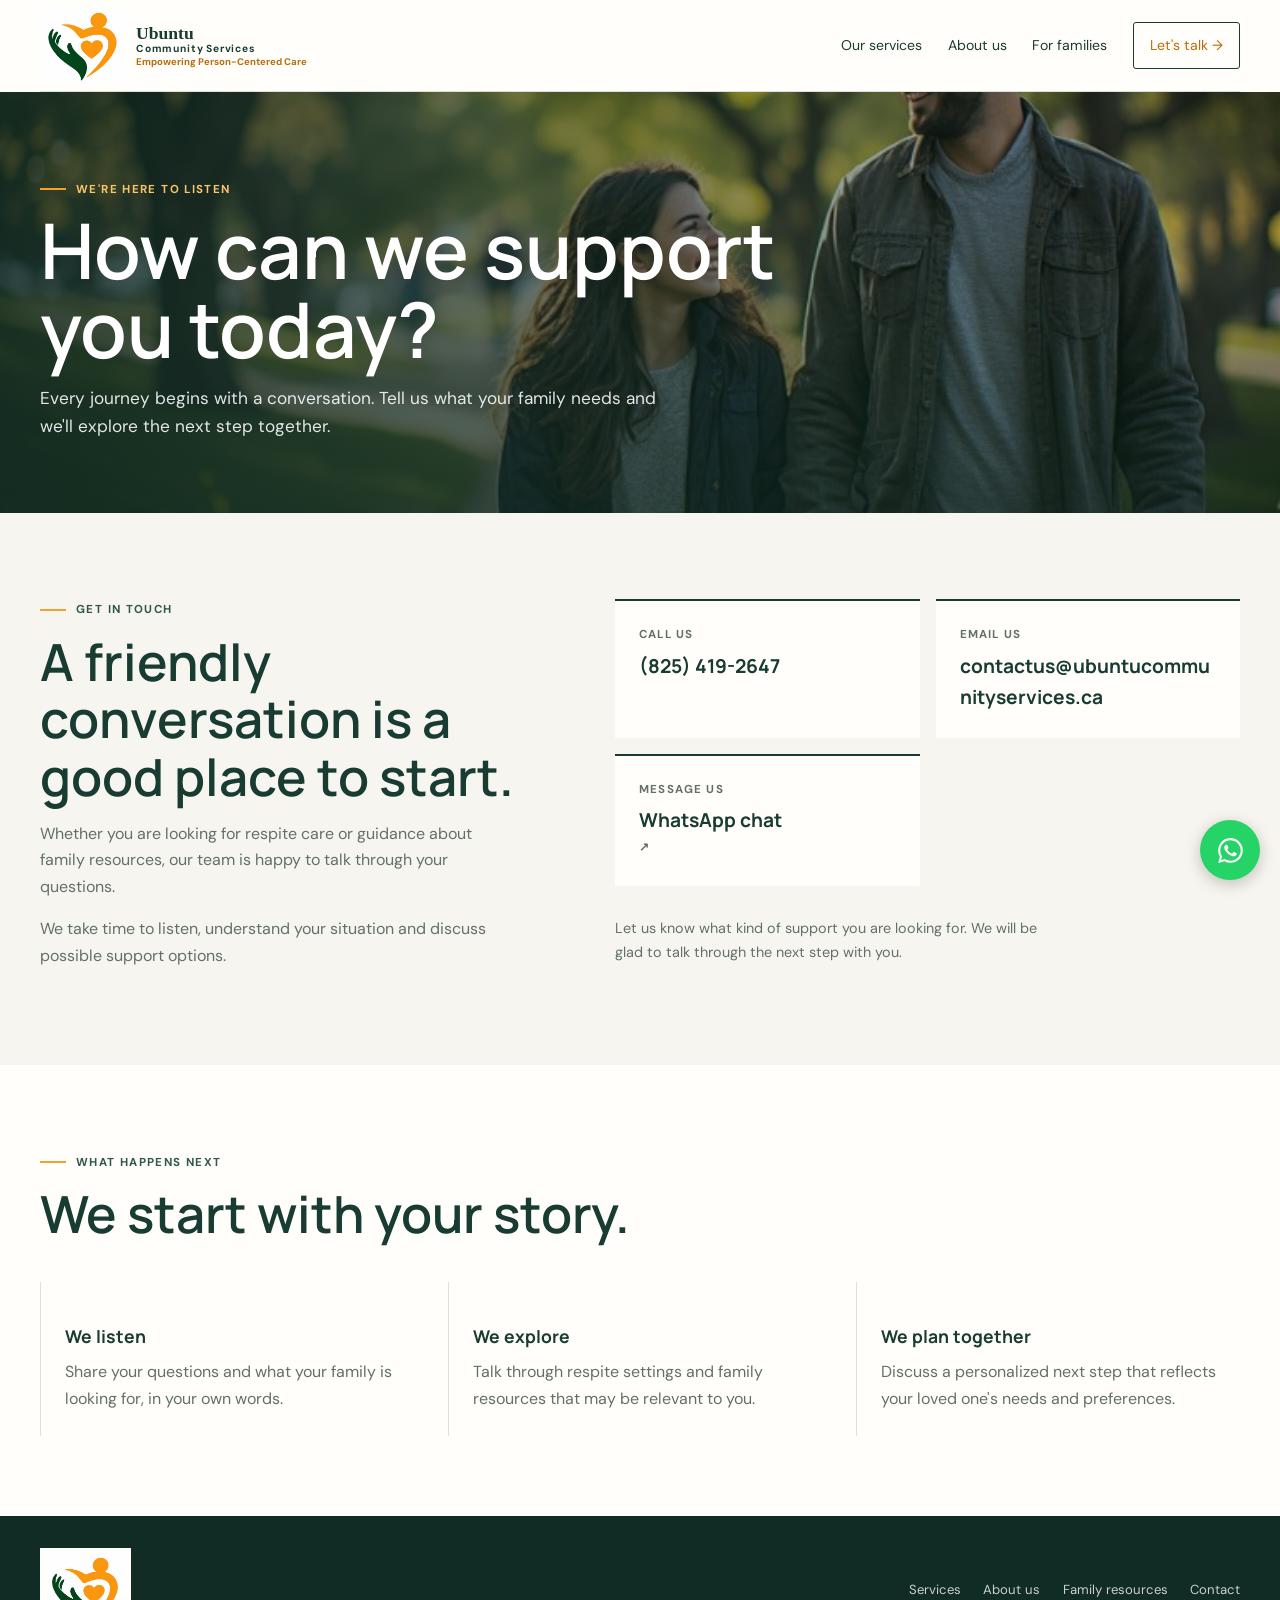
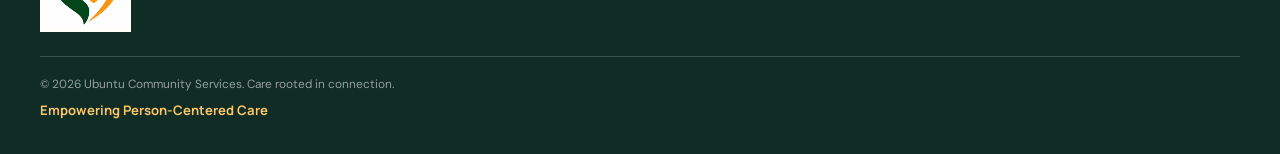
<file: contact.html>
<!doctype html>
<html lang="en">
<head>
  <meta charset="utf-8">
  <meta name="viewport" content="width=device-width, initial-scale=1">
  <meta name="theme-color" content="#183b32">
  <meta name="description" content="Contact Ubuntu Community Services to talk about respite care and family resources in Edmonton.">
  <title>Contact Us | Ubuntu Community Services</title>
  <link rel="preconnect" href="https://fonts.googleapis.com">
  <link rel="preconnect" href="https://fonts.gstatic.com" crossorigin>
  <link href="https://fonts.googleapis.com/css2?family=DM+Sans:wght@400;500;600;700&family=Manrope:wght@400;500;600;700;800&display=swap" rel="stylesheet">
  <link rel="stylesheet" href="pages.css?v=3">
</head>
<body>
  <a class="skip-link" href="#main">Skip to content</a>
  <header class="site-header"><div class="wrap header-inner">
    <a class="brand" href="index.html" aria-label="Ubuntu Community Services home"><img class="brand-logo" src="logologo.jpeg" alt=""><span class="brand-copy"><strong>Ubuntu</strong><span class="brand-services">Community Services</span><small>Empowering Person-Centered Care</small></span></a>
    <button class="menu-toggle" type="button" aria-expanded="false" aria-controls="primary-nav" aria-label="Open navigation menu"><svg width="20" height="20" viewBox="0 0 20 20" fill="none" aria-hidden="true"><path d="M3 5h14M3 10h14M3 15h14" stroke="currentColor" stroke-width="1.7" stroke-linecap="round"/></svg></button>
    <nav class="nav" id="primary-nav" aria-label="Main navigation"><a href="services.html">Our services</a><a href="about.html">About us</a><a href="families.html">For families</a><a class="nav-cta" href="contact.html" aria-current="page">Let's talk <span aria-hidden="true">&rarr;</span></a></nav>
  </div></header>
  <main id="main">
    <section class="page-hero" aria-labelledby="page-title"><img class="page-hero-image" src="images/ai-family-1.jpg" alt="A caregiver and an adult family member walking together in a park"><div class="page-hero-content"><span class="eyebrow">We're here to listen</span><h1 id="page-title">How can we support you today?</h1><p>Every journey begins with a conversation. Tell us what your family needs and we'll explore the next step together.</p></div></section>
    <section class="page-section"><div class="wrap contact-layout">
      <div><span class="eyebrow">Get in touch</span><h2 class="section-title">A friendly conversation is a good place to start.</h2><p>Whether you are looking for respite care or guidance about family resources, our team is happy to talk through your questions.</p><p>We take time to listen, understand your situation and discuss possible support options.</p></div>
      <div class="contact-options">
        <div class="contact-option"><span>Call us</span><a href="tel:+18254192647">(825) 419-2647</a></div>
        <div class="contact-option"><span>Email us</span><a href="mailto:contactus@ubuntucommunityservices.ca">contactus@ubuntucommunityservices.ca</a></div>
        <div class="contact-option"><span>Message us</span><a href="https://wa.me/18254192647" target="_blank" rel="noopener noreferrer">WhatsApp chat <span aria-hidden="true">&nearr;</span></a></div>
        <p class="contact-note">Let us know what kind of support you are looking for. We will be glad to talk through the next step with you.</p>
      </div>
    </div></section>
    <section class="page-section white"><div class="wrap"><span class="eyebrow">What happens next</span><h2 class="section-title">We start with your story.</h2><div class="step-grid"><article class="step-item"><h3>We listen</h3><p>Share your questions and what your family is looking for, in your own words.</p></article><article class="step-item"><h3>We explore</h3><p>Talk through respite settings and family resources that may be relevant to you.</p></article><article class="step-item"><h3>We plan together</h3><p>Discuss a personalized next step that reflects your loved one's needs and preferences.</p></article></div></div></section>
  </main>
  <footer class="footer"><div class="wrap"><div class="footer-inner"><a class="brand" href="index.html" aria-label="Ubuntu Community Services home"><img class="brand-logo" src="logologo.jpeg" alt=""></a><nav class="footer-links" aria-label="Footer navigation"><a href="services.html">Services</a><a href="about.html">About us</a><a href="families.html">Family resources</a><a href="contact.html">Contact</a>
</nav></div><p class="copyright">&copy; <span data-current-year>2026</span> Ubuntu Community Services. Care rooted in connection.</p><p class="footer-slogan">Empowering Person-Centered Care</p></div></footer>
  <a class="whatsapp-float" href="https://wa.me/18254192647" target="_blank" rel="noopener noreferrer" aria-label="Chat with Ubuntu Community Services on WhatsApp" title="Chat with us on WhatsApp"><svg viewBox="0 0 32 32" fill="currentColor" aria-hidden="true"><path d="M16.04 3.2A12.72 12.72 0 0 0 5.1 22.42L3.3 28.8l6.53-1.71a12.8 12.8 0 0 0 6.1 1.55h.01c7.03 0 12.75-5.72 12.76-12.75A12.68 12.68 0 0 0 16.04 3.2Zm-.1 23.28a10.6 10.6 0 0 1-5.4-1.48l-.39-.23-3.88 1.02 1.04-3.78-.25-.4a10.55 10.55 0 1 1 8.88 4.87Zm5.8-7.9c-.32-.16-1.88-.93-2.17-1.04-.29-.1-.5-.16-.71.16-.21.31-.82 1.04-1 1.25-.19.21-.37.24-.69.08-.32-.16-1.34-.49-2.55-1.57-.94-.84-1.57-1.88-1.75-2.2-.18-.31-.02-.48.14-.64.14-.14.32-.37.48-.56.16-.18.21-.31.32-.53.1-.21.05-.4-.03-.56-.08-.16-.71-1.71-.98-2.35-.26-.62-.52-.53-.71-.54l-.61-.01c-.21 0-.56.08-.85.4-.29.32-1.11 1.09-1.11 2.64s1.14 3.06 1.3 3.27c.16.21 2.24 3.42 5.43 4.8.76.33 1.35.53 1.81.68.76.24 1.45.21 2 .13.61-.09 1.88-.77 2.14-1.52.26-.74.26-1.38.19-1.52-.08-.13-.29-.21-.61-.37Z"/></svg></a>
  <script src="site.js" defer></script>
</body>
</html>
</file>
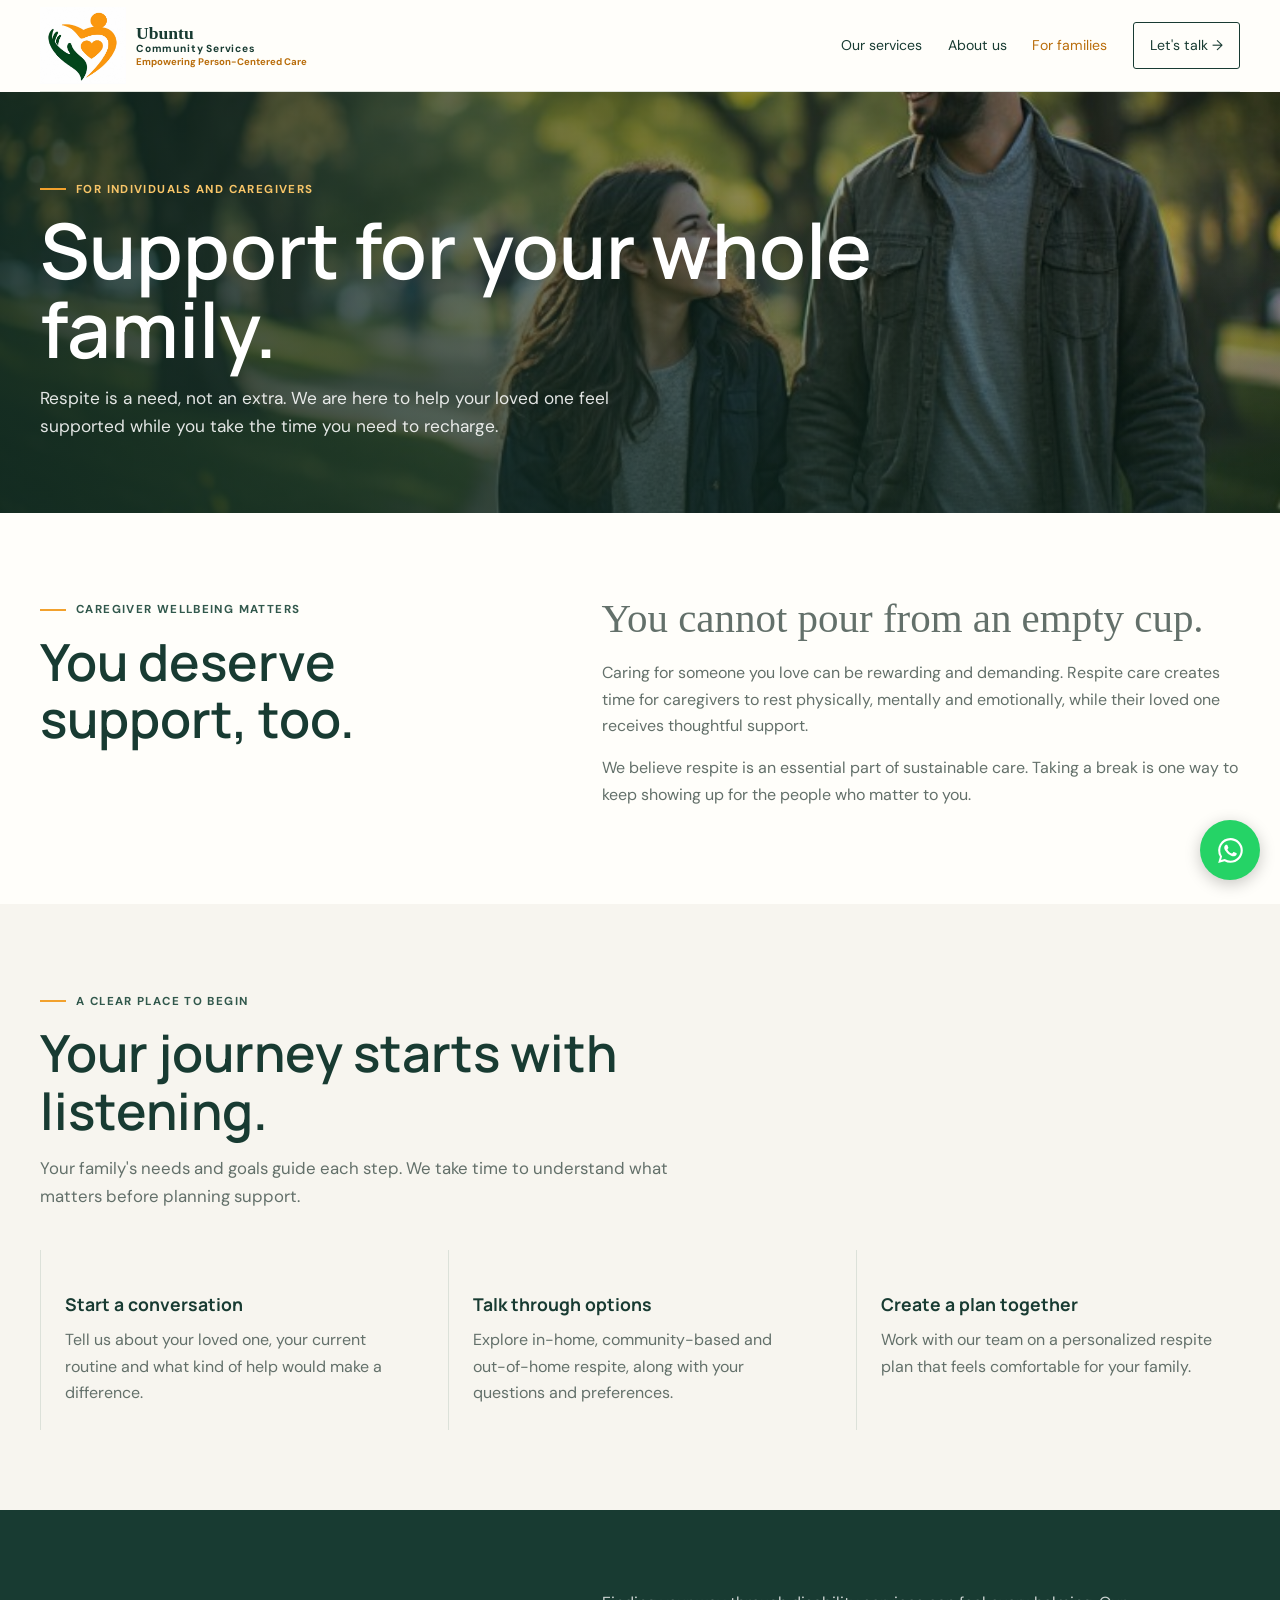
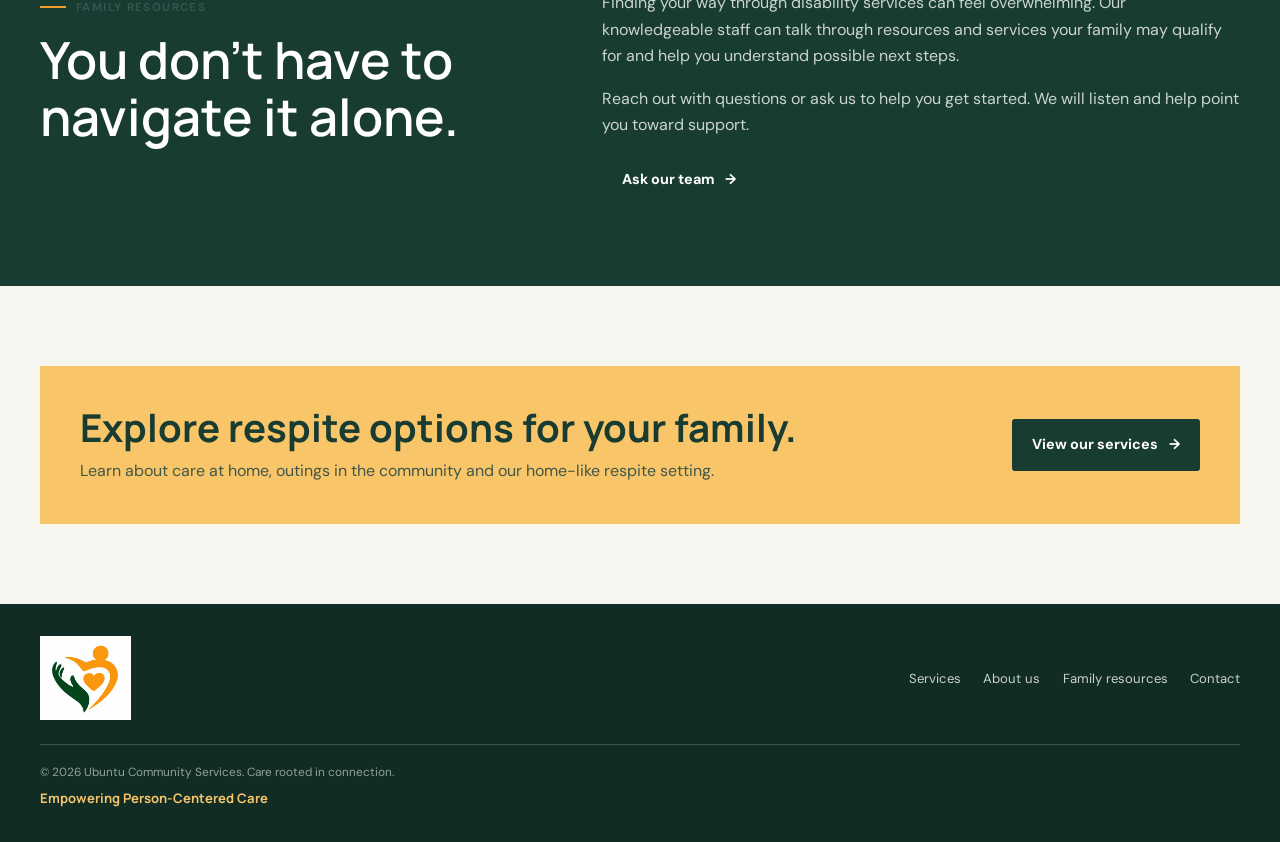
<file: families.html>
<!doctype html>
<html lang="en">
<head>
  <meta charset="utf-8">
  <meta name="viewport" content="width=device-width, initial-scale=1">
  <meta name="theme-color" content="#183b32">
  <meta name="description" content="Respite care and disability-service guidance for families from Ubuntu Community Services.">
  <title>Family Resources | Ubuntu Community Services</title>
  <link rel="preconnect" href="https://fonts.googleapis.com">
  <link rel="preconnect" href="https://fonts.gstatic.com" crossorigin>
  <link href="https://fonts.googleapis.com/css2?family=DM+Sans:wght@400;500;600;700&family=Manrope:wght@400;500;600;700;800&display=swap" rel="stylesheet">
  <link rel="stylesheet" href="pages.css?v=3">
</head>
<body>
  <a class="skip-link" href="#main">Skip to content</a>
  <header class="site-header"><div class="wrap header-inner">
    <a class="brand" href="index.html" aria-label="Ubuntu Community Services home"><img class="brand-logo" src="logologo.jpeg" alt=""><span class="brand-copy"><strong>Ubuntu</strong><span class="brand-services">Community Services</span><small>Empowering Person-Centered Care</small></span></a>
    <button class="menu-toggle" type="button" aria-expanded="false" aria-controls="primary-nav" aria-label="Open navigation menu"><svg width="20" height="20" viewBox="0 0 20 20" fill="none" aria-hidden="true"><path d="M3 5h14M3 10h14M3 15h14" stroke="currentColor" stroke-width="1.7" stroke-linecap="round"/></svg></button>
    <nav class="nav" id="primary-nav" aria-label="Main navigation"><a href="services.html">Our services</a><a href="about.html">About us</a><a href="families.html" aria-current="page">For families</a><a class="nav-cta" href="contact.html">Let's talk <span aria-hidden="true">&rarr;</span></a></nav>
  </div></header>
  <main id="main">
    <section class="page-hero" aria-labelledby="page-title"><img class="page-hero-image" src="images/ai-family-1.jpg" alt="A caregiver and an adult family member walking together in a park"><div class="page-hero-content"><span class="eyebrow">For individuals and caregivers</span><h1 id="page-title">Support for your whole family.</h1><p>Respite is a need, not an extra. We are here to help your loved one feel supported while you take the time you need to recharge.</p></div></section>
    <section class="page-section white"><div class="wrap text-split"><div><span class="eyebrow">Caregiver wellbeing matters</span><h2 class="section-title">You deserve support, too.</h2></div><div><p class="story-quote">You cannot pour from an empty cup.</p><p>Caring for someone you love can be rewarding and demanding. Respite care creates time for caregivers to rest physically, mentally and emotionally, while their loved one receives thoughtful support.</p><p>We believe respite is an essential part of sustainable care. Taking a break is one way to keep showing up for the people who matter to you.</p></div></div></section>
    <section class="page-section"><div class="wrap"><span class="eyebrow">A clear place to begin</span><h2 class="section-title">Your journey starts with listening.</h2><p class="section-intro">Your family's needs and goals guide each step. We take time to understand what matters before planning support.</p><div class="step-grid"><article class="step-item"><h3>Start a conversation</h3><p>Tell us about your loved one, your current routine and what kind of help would make a difference.</p></article><article class="step-item"><h3>Talk through options</h3><p>Explore in-home, community-based and out-of-home respite, along with your questions and preferences.</p></article><article class="step-item"><h3>Create a plan together</h3><p>Work with our team on a personalized respite plan that feels comfortable for your family.</p></article></div></div></section>
    <section class="page-section green"><div class="wrap text-split"><div><span class="eyebrow">Family resources</span><h2 class="section-title">You don't have to navigate it alone.</h2></div><div><p>Finding your way through disability services can feel overwhelming. Our knowledgeable staff can talk through resources and services your family may qualify for and help you understand possible next steps.</p><p>Reach out with questions or ask us to help you get started. We will listen and help point you toward support.</p><a class="button button-primary" href="contact.html">Ask our team <span aria-hidden="true">&rarr;</span></a></div></div></section>
    <section class="page-section"><div class="wrap family-callout"><div><h2>Explore respite options for your family.</h2><p>Learn about care at home, outings in the community and our home-like respite setting.</p></div><a class="button button-primary" href="services.html">View our services <span aria-hidden="true">&rarr;</span></a></div></section>
  </main>
  <footer class="footer"><div class="wrap"><div class="footer-inner"><a class="brand" href="index.html" aria-label="Ubuntu Community Services home"><img class="brand-logo" src="logologo.jpeg" alt=""></a><nav class="footer-links" aria-label="Footer navigation"><a href="services.html">Services</a><a href="about.html">About us</a><a href="families.html">Family resources</a><a href="contact.html">Contact</a>
</nav></div><p class="copyright">&copy; <span data-current-year>2026</span> Ubuntu Community Services. Care rooted in connection.</p><p class="footer-slogan">Empowering Person-Centered Care</p></div></footer>
  <a class="whatsapp-float" href="https://wa.me/18254192647" target="_blank" rel="noopener noreferrer" aria-label="Chat with Ubuntu Community Services on WhatsApp" title="Chat with us on WhatsApp"><svg viewBox="0 0 32 32" fill="currentColor" aria-hidden="true"><path d="M16.04 3.2A12.72 12.72 0 0 0 5.1 22.42L3.3 28.8l6.53-1.71a12.8 12.8 0 0 0 6.1 1.55h.01c7.03 0 12.75-5.72 12.76-12.75A12.68 12.68 0 0 0 16.04 3.2Zm-.1 23.28a10.6 10.6 0 0 1-5.4-1.48l-.39-.23-3.88 1.02 1.04-3.78-.25-.4a10.55 10.55 0 1 1 8.88 4.87Zm5.8-7.9c-.32-.16-1.88-.93-2.17-1.04-.29-.1-.5-.16-.71.16-.21.31-.82 1.04-1 1.25-.19.21-.37.24-.69.08-.32-.16-1.34-.49-2.55-1.57-.94-.84-1.57-1.88-1.75-2.2-.18-.31-.02-.48.14-.64.14-.14.32-.37.48-.56.16-.18.21-.31.32-.53.1-.21.05-.4-.03-.56-.08-.16-.71-1.71-.98-2.35-.26-.62-.52-.53-.71-.54l-.61-.01c-.21 0-.56.08-.85.4-.29.32-1.11 1.09-1.11 2.64s1.14 3.06 1.3 3.27c.16.21 2.24 3.42 5.43 4.8.76.33 1.35.53 1.81.68.76.24 1.45.21 2 .13.61-.09 1.88-.77 2.14-1.52.26-.74.26-1.38.19-1.52-.08-.13-.29-.21-.61-.37Z"/></svg></a>
  <script src="site.js" defer></script>
</body>
</html>
</file>
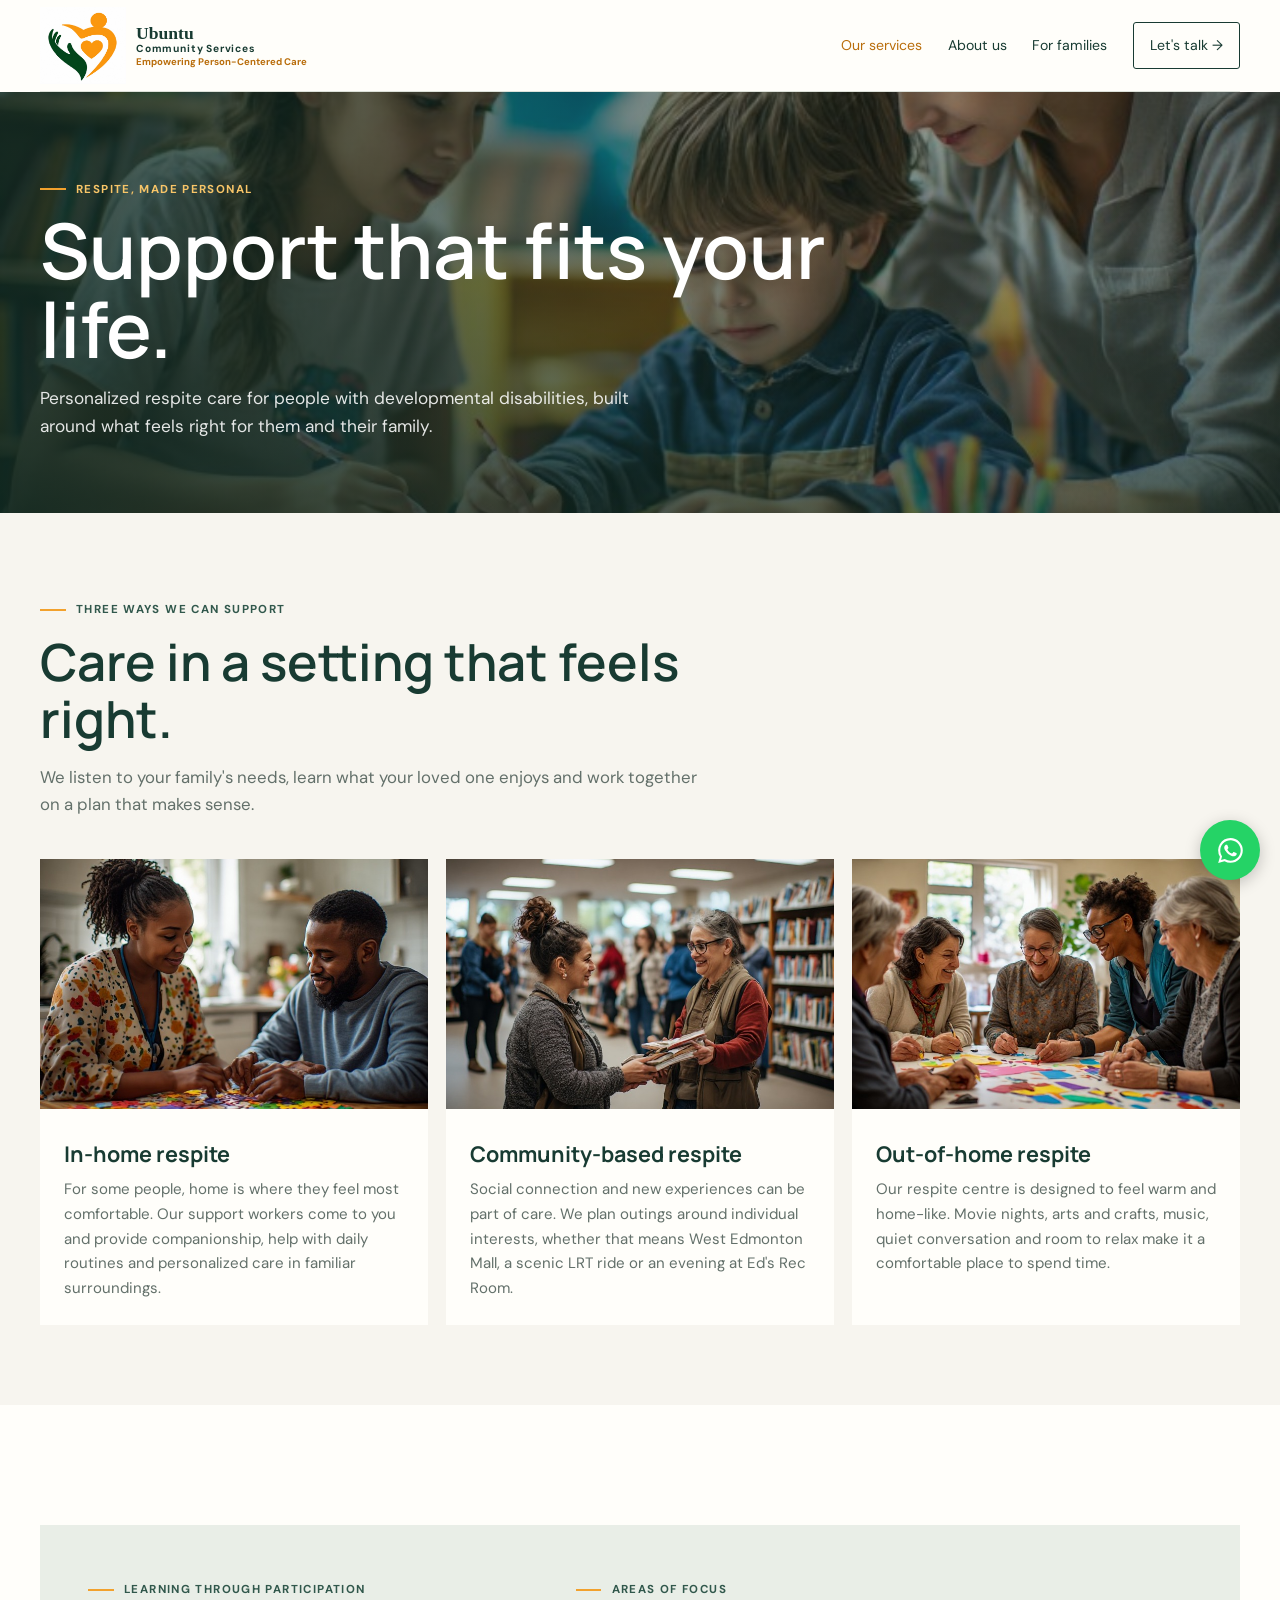
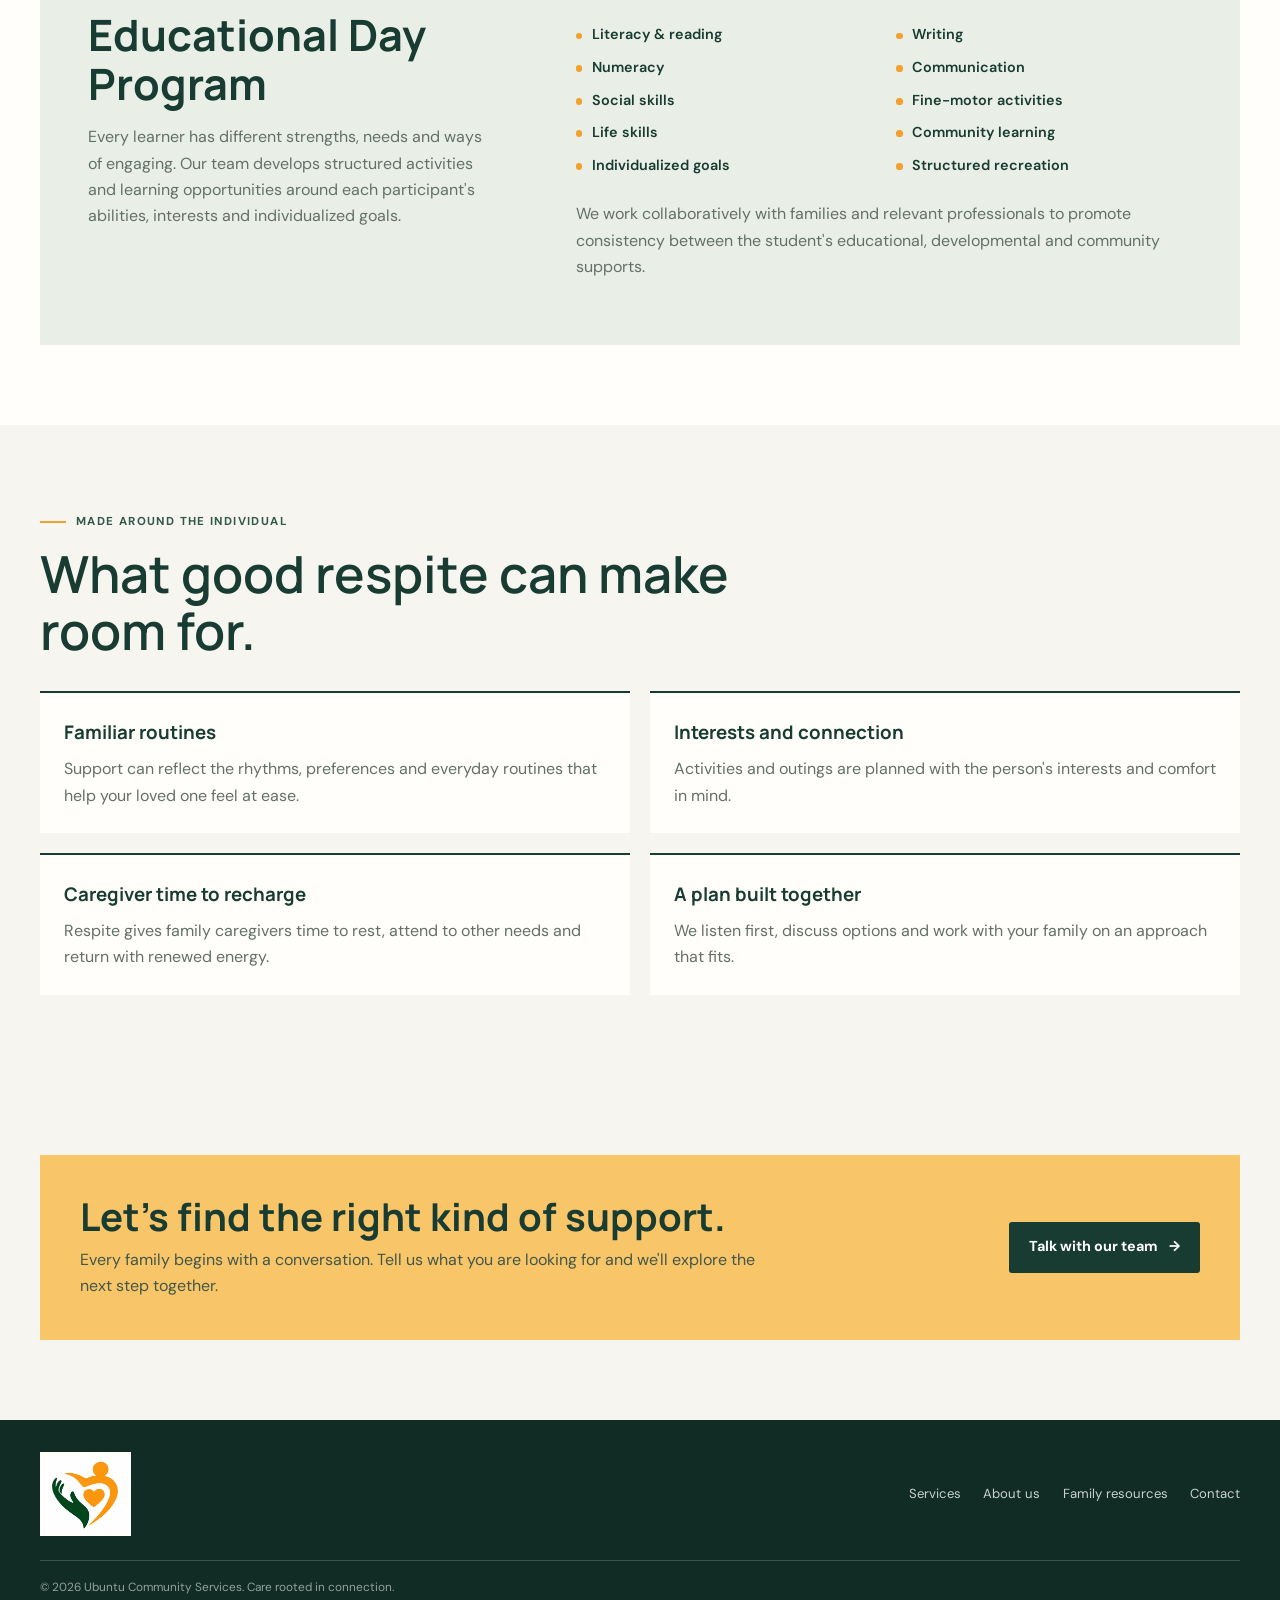
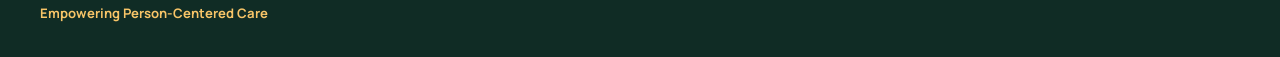
<file: services.html>
<!doctype html>
<html lang="en">
<head>
  <meta charset="utf-8">
  <meta name="viewport" content="width=device-width, initial-scale=1">
  <meta name="theme-color" content="#183b32">
  <meta name="description" content="Explore in-home, community-based and out-of-home respite care from Ubuntu Community Services in Edmonton.">
  <title>Respite Services | Ubuntu Community Services</title>
  <link rel="preconnect" href="https://fonts.googleapis.com">
  <link rel="preconnect" href="https://fonts.gstatic.com" crossorigin>
  <link href="https://fonts.googleapis.com/css2?family=DM+Sans:wght@400;500;600;700&family=Manrope:wght@400;500;600;700;800&display=swap" rel="stylesheet">
  <link rel="stylesheet" href="pages.css?v=3">
</head>
<body>
  <a class="skip-link" href="#main">Skip to content</a>
  <header class="site-header"><div class="wrap header-inner">
    <a class="brand" href="index.html" aria-label="Ubuntu Community Services home"><img class="brand-logo" src="logologo.jpeg" alt=""><span class="brand-copy"><strong>Ubuntu</strong><span class="brand-services">Community Services</span><small>Empowering Person-Centered Care</small></span></a>
    <button class="menu-toggle" type="button" aria-expanded="false" aria-controls="primary-nav" aria-label="Open navigation menu"><svg width="20" height="20" viewBox="0 0 20 20" fill="none" aria-hidden="true"><path d="M3 5h14M3 10h14M3 15h14" stroke="currentColor" stroke-width="1.7" stroke-linecap="round"/></svg></button>
    <nav class="nav" id="primary-nav" aria-label="Main navigation"><a href="services.html" aria-current="page">Our services</a><a href="about.html">About us</a><a href="families.html">For families</a><a class="nav-cta" href="contact.html">Let's talk <span aria-hidden="true">&rarr;</span></a></nav>
  </div></header>
  <main id="main">
    <section class="page-hero" aria-labelledby="page-title"><img class="page-hero-image" src="images/ai-learning-1.jpg" alt="A student and learning support worker working together on a classroom activity"><div class="page-hero-content"><span class="eyebrow">Respite, made personal</span><h1 id="page-title">Support that fits your life.</h1><p>Personalized respite care for people with developmental disabilities, built around what feels right for them and their family.</p></div></section>
    <section class="page-section"><div class="wrap"><span class="eyebrow">Three ways we can support</span><h2 class="section-title">Care in a setting that feels right.</h2><p class="section-intro">We listen to your family's needs, learn what your loved one enjoys and work together on a plan that makes sense.</p>
      <div class="service-grid">
        <article class="service-card"><img src="images/ai-home.jpg" alt="A support worker and an adult working on a puzzle together at home" loading="lazy"><div class="service-card-content"><h2>In-home respite</h2><p>For some people, home is where they feel most comfortable. Our support workers come to you and provide companionship, help with daily routines and personalized care in familiar surroundings.</p></div></article>
        <article class="service-card"><img src="images/ai-community-1.jpg" alt="A support worker and an adult sharing a community outing at a library" loading="lazy"><div class="service-card-content"><h2>Community-based respite</h2><p>Social connection and new experiences can be part of care. We plan outings around individual interests, whether that means West Edmonton Mall, a scenic LRT ride or an evening at Ed's Rec Room.</p></div></article>
        <article class="service-card"><img src="images/ai-centre-1.jpg" alt="Adults and support workers taking part in an art activity together" loading="lazy"><div class="service-card-content"><h2>Out-of-home respite</h2><p>Our respite centre is designed to feel warm and home-like. Movie nights, arts and crafts, music, quiet conversation and room to relax make it a comfortable place to spend time.</p></div></article>
      </div>
    </div></section>
    <section class="page-section white" aria-labelledby="education-title">
      <div class="wrap">
        <div class="education-program">
          <div>
            <span class="eyebrow">Learning through participation</span>
            <h2 id="education-title">Educational Day Program</h2>
            <p>Every learner has different strengths, needs and ways of engaging. Our team develops structured activities and learning opportunities around each participant's abilities, interests and individualized goals.</p>
          </div>
          <div>
            <span class="eyebrow">Areas of focus</span>
            <ul class="learning-list">
              <li>Literacy &amp; reading</li>
              <li>Writing</li>
              <li>Numeracy</li>
              <li>Communication</li>
              <li>Social skills</li>
              <li>Fine-motor activities</li>
              <li>Life skills</li>
              <li>Community learning</li>
              <li>Individualized goals</li>
              <li>Structured recreation</li>
            </ul>
            <p>We work collaboratively with families and relevant professionals to promote consistency between the student's educational, developmental and community supports.</p>
          </div>
        </div>
      </div>
    </section>
    <section class="page-section"><div class="wrap"><span class="eyebrow">Made around the individual</span><h2 class="section-title">What good respite can make room for.</h2><div class="detail-grid"><article class="detail-item"><h3>Familiar routines</h3><p>Support can reflect the rhythms, preferences and everyday routines that help your loved one feel at ease.</p></article><article class="detail-item"><h3>Interests and connection</h3><p>Activities and outings are planned with the person's interests and comfort in mind.</p></article><article class="detail-item"><h3>Caregiver time to recharge</h3><p>Respite gives family caregivers time to rest, attend to other needs and return with renewed energy.</p></article><article class="detail-item"><h3>A plan built together</h3><p>We listen first, discuss options and work with your family on an approach that fits.</p></article></div></div></section>
    <section class="page-section"><div class="wrap family-callout"><div><h2>Let's find the right kind of support.</h2><p>Every family begins with a conversation. Tell us what you are looking for and we'll explore the next step together.</p></div><a class="button button-primary" href="contact.html">Talk with our team <span aria-hidden="true">&rarr;</span></a></div></section>
  </main>
  <footer class="footer"><div class="wrap"><div class="footer-inner"><a class="brand" href="index.html" aria-label="Ubuntu Community Services home"><img class="brand-logo" src="logologo.jpeg" alt=""></a><nav class="footer-links" aria-label="Footer navigation"><a href="services.html">Services</a><a href="about.html">About us</a><a href="families.html">Family resources</a><a href="contact.html">Contact</a>
  </nav></div><p class="copyright">&copy; <span data-current-year>2026</span> Ubuntu Community Services. Care rooted in connection.</p><p class="footer-slogan">Empowering Person-Centered Care</p></div></footer>
  <a class="whatsapp-float" href="https://wa.me/18254192647" target="_blank" rel="noopener noreferrer" aria-label="Chat with Ubuntu Community Services on WhatsApp" title="Chat with us on WhatsApp"><svg viewBox="0 0 32 32" fill="currentColor" aria-hidden="true"><path d="M16.04 3.2A12.72 12.72 0 0 0 5.1 22.42L3.3 28.8l6.53-1.71a12.8 12.8 0 0 0 6.1 1.55h.01c7.03 0 12.75-5.72 12.76-12.75A12.68 12.68 0 0 0 16.04 3.2Zm-.1 23.28a10.6 10.6 0 0 1-5.4-1.48l-.39-.23-3.88 1.02 1.04-3.78-.25-.4a10.55 10.55 0 1 1 8.88 4.87Zm5.8-7.9c-.32-.16-1.88-.93-2.17-1.04-.29-.1-.5-.16-.71.16-.21.31-.82 1.04-1 1.25-.19.21-.37.24-.69.08-.32-.16-1.34-.49-2.55-1.57-.94-.84-1.57-1.88-1.75-2.2-.18-.31-.02-.48.14-.64.14-.14.32-.37.48-.56.16-.18.21-.31.32-.53.1-.21.05-.4-.03-.56-.08-.16-.71-1.71-.98-2.35-.26-.62-.52-.53-.71-.54l-.61-.01c-.21 0-.56.08-.85.4-.29.32-1.11 1.09-1.11 2.64s1.14 3.06 1.3 3.27c.16.21 2.24 3.42 5.43 4.8.76.33 1.35.53 1.81.68.76.24 1.45.21 2 .13.61-.09 1.88-.77 2.14-1.52.26-.74.26-1.38.19-1.52-.08-.13-.29-.21-.61-.37Z"/></svg></a>
  <script src="site.js" defer></script>
</body>
</html>
</file>
<file: pages.css>
:root {
  --forest: #183b32;
  --forest-soft: #31584c;
  --paper: #f7f5ef;
  --white: #fffefa;
  --ink: #202b26;
  --muted: #63706a;
  --line: #dce1d9;
  --gold: #f2a12d;
  --gold-dark: #b96d0b;
  --gold-pale: #f8c568;
  --serif: Georgia, 'Times New Roman', serif;
  --sans: 'DM Sans', sans-serif;
  --display: 'Manrope', sans-serif;
}

*, *::before, *::after { box-sizing: border-box; }
html { scroll-behavior: smooth; scroll-padding-top: 6rem; }
body { margin: 0; background: var(--paper); color: var(--ink); font-family: var(--sans); font-size: 16px; line-height: 1.65; }
img { display: block; width: 100%; }
a { color: inherit; }
button, a { -webkit-tap-highlight-color: transparent; }
button { font: inherit; }
:focus-visible { outline: 3px solid var(--gold); outline-offset: 4px; }
.wrap { width: min(1200px, calc(100% - 3rem)); margin-inline: auto; }
.skip-link { position: fixed; z-index: 20; top: 1rem; left: 1rem; padding: .7rem 1rem; transform: translateY(-160%); background: var(--white); color: var(--forest); }
.skip-link:focus { transform: translateY(0); }
.eyebrow { display: inline-flex; align-items: center; gap: .65rem; color: var(--forest-soft); font-size: .72rem; font-weight: 700; letter-spacing: .12em; text-transform: uppercase; }
.eyebrow::before { width: 1.6rem; height: 2px; background: var(--gold); content: ''; }
.section-title { max-width: 760px; margin: .85rem 0 1rem; color: var(--forest); font-family: var(--display); font-size: clamp(2rem, 4vw, 3.35rem); font-weight: 600; line-height: 1.12; }
.section-intro { max-width: 680px; margin: 0; color: var(--muted); font-size: 1.05rem; }
.site-header { position: relative; z-index: 5; background: var(--white); color: var(--forest); }
.header-inner { display: flex; min-height: 92px; align-items: center; justify-content: space-between; gap: 2rem; border-bottom: 1px solid var(--line); }
.brand { display: inline-flex; flex: 0 0 auto; align-items: center; gap: .65rem; color: var(--forest); text-decoration: none; }
.brand-logo { display: block; width: auto; height: 78px; max-width: 180px; object-fit: contain; }
.brand-copy { display: grid; gap: .1rem; line-height: 1.05; }
.brand-copy strong { color: var(--forest); font-family: var(--serif); font-size: 1.1rem; }
.brand-services { color: var(--forest); font-size: .64rem; font-weight: 700; letter-spacing: .08em; }
.brand-copy small { color: var(--gold-dark); font-size: .6rem; font-weight: 700; white-space: nowrap; }
.nav { display: flex; align-items: center; gap: clamp(1rem, 2vw, 2rem); }
.nav a { color: var(--forest); font-size: .88rem; text-decoration: none; transition: color .2s ease; }
.nav a:hover, .nav a[aria-current="page"] { color: var(--gold-dark); }
.nav .nav-cta { padding: .68rem 1rem; border: 1px solid var(--forest); border-radius: 3px; color: var(--forest); }
.nav .nav-cta:hover { border-color: var(--gold-dark); color: var(--gold-dark); }
.menu-toggle { display: none; width: 44px; height: 44px; place-items: center; border: 1px solid var(--forest); border-radius: 3px; background: transparent; color: var(--forest); cursor: pointer; }
.page-hero { position: relative; display: flex; min-height: 410px; align-items: flex-end; overflow: hidden; background: var(--forest); color: white; }
.page-hero::before { position: absolute; z-index: 1; inset: 0; background: linear-gradient(90deg, rgb(17 43 35 / 82%), rgb(17 43 35 / 25%)), linear-gradient(0deg, rgb(17 43 35 / 42%), transparent 75%); content: ''; }
.page-hero-image { position: absolute; inset: 0; width: 100%; height: 100%; object-fit: cover; }
.page-hero-content { position: relative; z-index: 2; width: min(1200px, calc(100% - 3rem)); margin: 0 auto; padding: 5rem 0 4.5rem; }
.page-hero .eyebrow { color: var(--gold-pale); }
.page-hero h1 { max-width: 850px; margin: .8rem 0 1rem; font-family: var(--display); font-size: clamp(2.8rem, 6vw, 5.5rem); font-weight: 600; line-height: 1.02; }
.page-hero p { max-width: 620px; margin: 0; color: rgb(255 255 255 / 88%); font-size: 1.08rem; }
.page-section { padding: 5rem 0; }
.page-section.white { background: var(--white); }
.page-section.green { background: var(--forest); color: white; }
.page-section.green .section-title { color: white; }
.page-section.green .section-intro, .page-section.green p { color: rgb(255 255 255 / 78%); }
.text-split { display: grid; grid-template-columns: .85fr 1.15fr; gap: clamp(2.5rem, 7vw, 7rem); align-items: start; }
.text-split p { margin: 0 0 1rem; color: var(--muted); }
.story-quote { margin: 0; color: var(--forest); font-family: var(--serif); font-size: clamp(1.8rem, 3.2vw, 2.8rem); line-height: 1.25; }
.mission-vision-grid { display: grid; grid-template-columns: 1.2fr .8fr; gap: clamp(1.5rem, 4vw, 3.5rem); margin-top: 2rem; }
.purpose-item { padding-top: 1.25rem; border-top: 2px solid var(--forest); }
.purpose-item h3 { margin: 0 0 .65rem; color: var(--forest); font-family: var(--display); font-size: 1.35rem; }
.purpose-item p { margin: 0; color: var(--muted); }
.trust-note { margin-top: 2rem; padding: 1.35rem 1.5rem; border-left: 3px solid var(--gold); background: var(--gold-pale); }
.trust-note h3 { margin: 0 0 .35rem; color: var(--forest); font-family: var(--display); font-size: 1.15rem; }
.trust-note p { margin: 0; color: #41574a; }
.values-heading { margin-top: 3rem; }
.value-grid { display: grid; grid-template-columns: repeat(3, 1fr); gap: 1rem; margin-top: 1.5rem; }
.value-item { padding: 1.4rem; border-top: 2px solid var(--gold); background: var(--white); color: var(--forest); font-family: var(--display); font-weight: 700; }
.service-grid { display: grid; grid-template-columns: repeat(3, 1fr); gap: 1.1rem; margin-top: 2.5rem; }
.service-card { overflow: hidden; background: var(--white); }
.service-card img { height: 250px; object-fit: cover; }
.service-card-content { padding: 1.5rem; }
.service-card .service-number { color: var(--gold-dark); font-size: .72rem; font-weight: 800; letter-spacing: .12em; }
.service-card h2 { margin: .45rem 0 .6rem; color: var(--forest); font-family: var(--display); font-size: 1.35rem; line-height: 1.25; }
.service-card p { margin: 0; color: var(--muted); font-size: .94rem; }
.education-program { display: grid; grid-template-columns: .8fr 1.2fr; gap: clamp(2rem, 6vw, 5rem); align-items: start; margin-top: 2.5rem; padding: clamp(1.5rem, 4vw, 3rem); background: #e9eee7; }
.education-program h2 { margin: .75rem 0 1rem; color: var(--forest); font-family: var(--display); font-size: clamp(1.8rem, 3.4vw, 2.7rem); line-height: 1.12; }
.education-program p { margin: 0 0 1rem; color: var(--muted); }
.learning-list { display: grid; grid-template-columns: repeat(2, minmax(0, 1fr)); gap: .55rem 1.5rem; margin: 1.5rem 0; padding: 0; list-style: none; }
.learning-list li { display: flex; align-items: baseline; gap: .6rem; color: var(--forest); font-size: .9rem; font-weight: 600; }
.learning-list li::before { width: .42rem; height: .42rem; flex: 0 0 .42rem; border-radius: 50%; background: var(--gold); content: ''; }
.detail-grid { display: grid; grid-template-columns: 1fr 1fr; gap: 1.25rem; margin-top: 2rem; }
.detail-item { padding: 1.5rem; border-top: 2px solid var(--forest); background: var(--white); }
.detail-item h3 { margin: 0 0 .5rem; color: var(--forest); font-family: var(--display); }
.detail-item p { margin: 0; color: var(--muted); }
.step-grid { display: grid; grid-template-columns: repeat(3, 1fr); gap: 1.5rem; margin-top: 2.5rem; }
.step-item { padding: 1.5rem; border-left: 1px solid var(--line); }
.step-number { display: grid; width: 42px; aspect-ratio: 1; place-items: center; border-radius: 50%; background: var(--gold-pale); color: var(--forest); font-weight: 800; }
.step-item h3 { margin: 1rem 0 .5rem; color: var(--forest); font-family: var(--display); font-size: 1.1rem; }
.step-item p { margin: 0; color: var(--muted); }
.family-callout { display: grid; grid-template-columns: 1fr auto; gap: 2rem; align-items: center; padding: 2.5rem; background: var(--gold-pale); }
.family-callout h2 { margin: 0 0 .5rem; color: var(--forest); font-family: var(--display); font-size: clamp(1.7rem, 3vw, 2.5rem); line-height: 1.15; }
.family-callout p { max-width: 700px; margin: 0; color: #41574a; }
.button { display: inline-flex; min-height: 50px; align-items: center; justify-content: center; gap: .65rem; padding: .8rem 1.2rem; border: 1px solid transparent; border-radius: 3px; font-size: .9rem; font-weight: 700; text-decoration: none; transition: background .2s ease, color .2s ease, transform .2s ease; }
.button:hover { transform: translateY(-2px); }
.button-primary { background: var(--forest); color: white; }
.button-primary:hover { background: var(--forest-soft); }
.contact-layout { display: grid; grid-template-columns: .9fr 1.1fr; gap: 4rem; }
.contact-layout > div > p { max-width: 450px; color: var(--muted); }
.contact-options { display: grid; grid-template-columns: 1fr 1fr; gap: 1rem; align-content: center; }
.contact-option { padding: 1.5rem; border-top: 2px solid var(--forest); background: var(--white); }
.contact-option span { display: block; margin-bottom: .4rem; color: var(--muted); font-size: .72rem; font-weight: 700; letter-spacing: .1em; text-transform: uppercase; }
.contact-option a { color: var(--forest); font-family: var(--display); font-size: clamp(1rem, 2vw, 1.2rem); font-weight: 700; text-decoration: none; overflow-wrap: anywhere; }
.contact-option a:hover { color: var(--gold-dark); }
.contact-note { grid-column: 1 / -1; color: var(--muted); font-size: .9rem; }
.partner-copy { max-width: 820px; margin-top: 1.5rem; color: var(--muted); }
.partner-copy p { margin: 0 0 1rem; }
.partner-section { margin-top: 3rem; padding-top: 2rem; border-top: 1px solid var(--line); }
.partner-section h3 { margin: .55rem 0 .85rem; color: var(--forest); font-family: var(--display); font-size: 1.65rem; line-height: 1.2; }
.partner-section p { max-width: 900px; margin: 0 0 1rem; color: var(--muted); }
.partner-links { display: flex; flex-wrap: wrap; gap: .7rem 1.5rem; margin-top: 1.1rem; }
.partner-links a { color: var(--forest); font-size: .9rem; font-weight: 700; text-decoration-thickness: 1px; text-underline-offset: .2em; }
.partner-links a:hover { color: var(--gold-dark); }
.partner-disclaimer { margin-top: 2rem; padding: 1.3rem 1.5rem; border-left: 3px solid var(--gold); background: var(--white); color: var(--forest); font-size: .92rem; }
.whatsapp-float { position: fixed; right: max(1.25rem, env(safe-area-inset-right)); bottom: max(1.25rem, env(safe-area-inset-bottom)); z-index: 10; display: grid; width: 60px; aspect-ratio: 1; place-items: center; border-radius: 50%; background: #25d366; color: #fff; box-shadow: 0 4px 16px rgb(0 0 0 / 22%); transition: transform .2s ease, background .2s ease; }
.whatsapp-float:hover { transform: translateY(-3px); background: #1fb85a; }
.whatsapp-float svg { width: 31px; height: 31px; }
.footer { padding: 2rem 0; background: #102c25; color: rgb(255 255 255 / 78%); }
.footer-inner { display: flex; align-items: center; justify-content: space-between; gap: 2rem; }
.footer .brand-logo { height: 84px; max-width: 150px; padding: 4px; background: var(--white); object-fit: contain; }
.footer-links { display: flex; flex-wrap: wrap; gap: 1.4rem; }
.footer-links a { color: rgb(255 255 255 / 78%); font-size: .82rem; text-decoration: none; }
.footer-links a:hover { color: var(--gold-pale); }
.invite-code { color: rgb(255 255 255 / 60%); font-size: .78rem; }
.invite-code strong { color: var(--gold-pale); font-weight: 700; }
.copyright { margin: 1.5rem 0 0; padding-top: 1.1rem; border-top: 1px solid rgb(255 255 255 / 18%); color: rgb(255 255 255 / 55%); font-size: .74rem; }
.footer-slogan { margin: .35rem 0 0; color: var(--gold-pale); font-family: var(--display); font-size: .82rem; font-weight: 700; }
@media (max-width: 850px) {
  .header-inner { min-height: 76px; gap: .7rem; }
  .brand-logo { height: 56px; max-width: 64px; }
  .brand-copy { max-width: 145px; }
  .brand-copy strong { font-size: .9rem; }
  .brand-services { font-size: .56rem; }
  .brand-copy small { font-size: .52rem; }
  .menu-toggle { display: grid; }
  .nav { position: absolute; top: 76px; right: 1.5rem; left: 1.5rem; display: none; align-items: stretch; gap: 0; padding: .5rem 1rem; background: var(--forest); box-shadow: 0 14px 25px rgb(0 0 0 / 20%); }
  .nav.is-open { display: flex; flex-direction: column; }
  .nav a { padding: .85rem .35rem; border-bottom: 1px solid rgb(255 255 255 / 14%); color: rgb(255 255 255 / 90%); }
  .nav .nav-cta { margin: .7rem 0; border-color: rgb(255 255 255 / 60%); color: var(--white); text-align: center; }
  .text-split, .contact-layout { grid-template-columns: 1fr; gap: 1.5rem; }
  .mission-vision-grid { grid-template-columns: 1fr 1fr; gap: 1rem; }
  .service-grid { grid-template-columns: 1fr 1fr; }
  .service-card:last-child { grid-column: 1 / -1; }
  .education-program { grid-template-columns: 1fr; gap: 1rem; }
}
@media (max-width: 620px) {
  .wrap, .page-hero-content { width: min(100% - 2rem, 1200px); }
  .page-hero { min-height: 360px; }
  .page-hero-content { padding: 4rem 0 3rem; }
  .page-hero h1 { font-size: clamp(2.65rem, 12vw, 4rem); }
  .page-section { padding: 4rem 0; }
  .value-grid { grid-template-columns: 1fr 1fr; }
  .mission-vision-grid { grid-template-columns: 1fr; }
  .service-grid, .detail-grid, .step-grid, .contact-options { grid-template-columns: 1fr; }
  .learning-list { grid-template-columns: 1fr; gap: .4rem; }
  .service-card:last-child { grid-column: auto; }
  .service-card img { height: 220px; }
  .family-callout { grid-template-columns: 1fr; padding: 1.5rem; }
  .family-callout .button { justify-self: start; }
  .contact-note { grid-column: auto; }
  .partner-section { margin-top: 2rem; padding-top: 1.5rem; }
  .partner-section h3 { font-size: 1.4rem; }
  .footer-inner { align-items: flex-start; flex-direction: column; gap: 1.25rem; }
  .footer-links { gap: .8rem 1.1rem; }
}
@media (prefers-reduced-motion: reduce) {
  *, *::before, *::after { scroll-behavior: auto !important; transition-duration: .01ms !important; }
}
</file>
